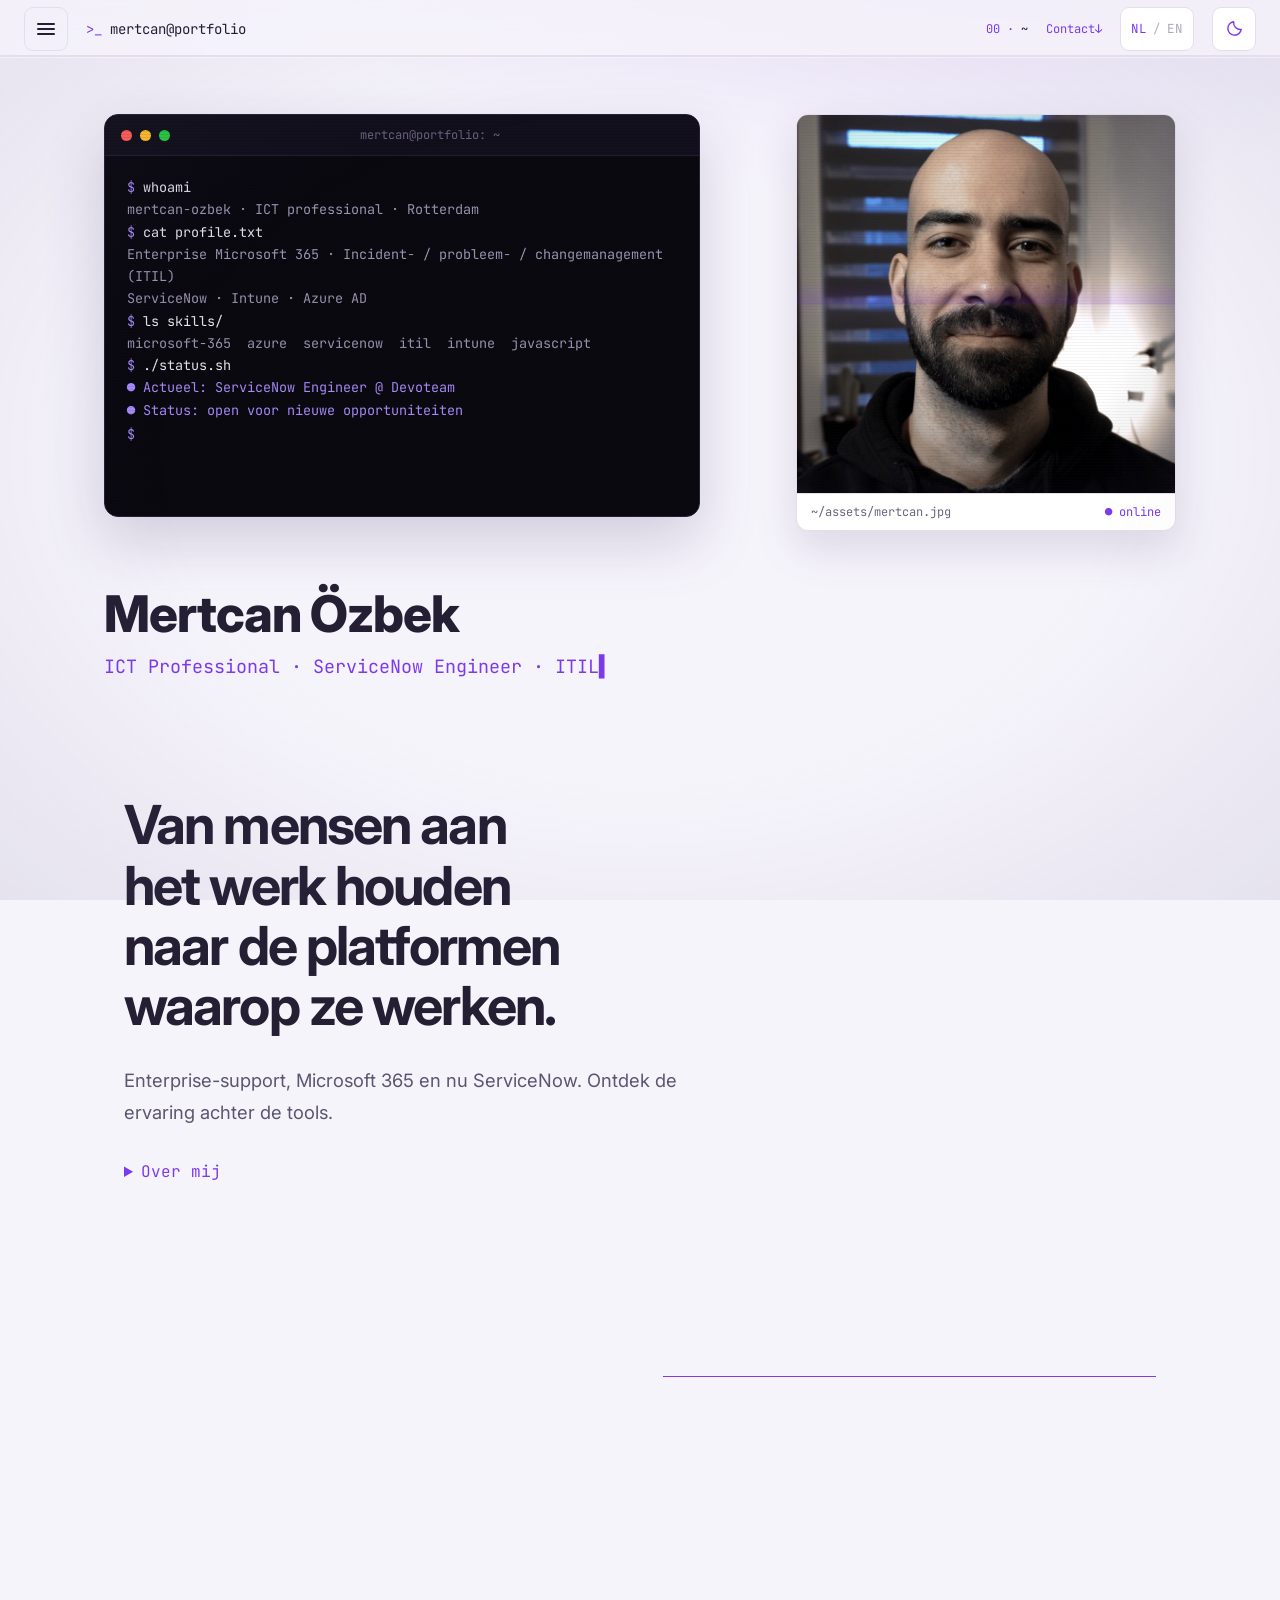
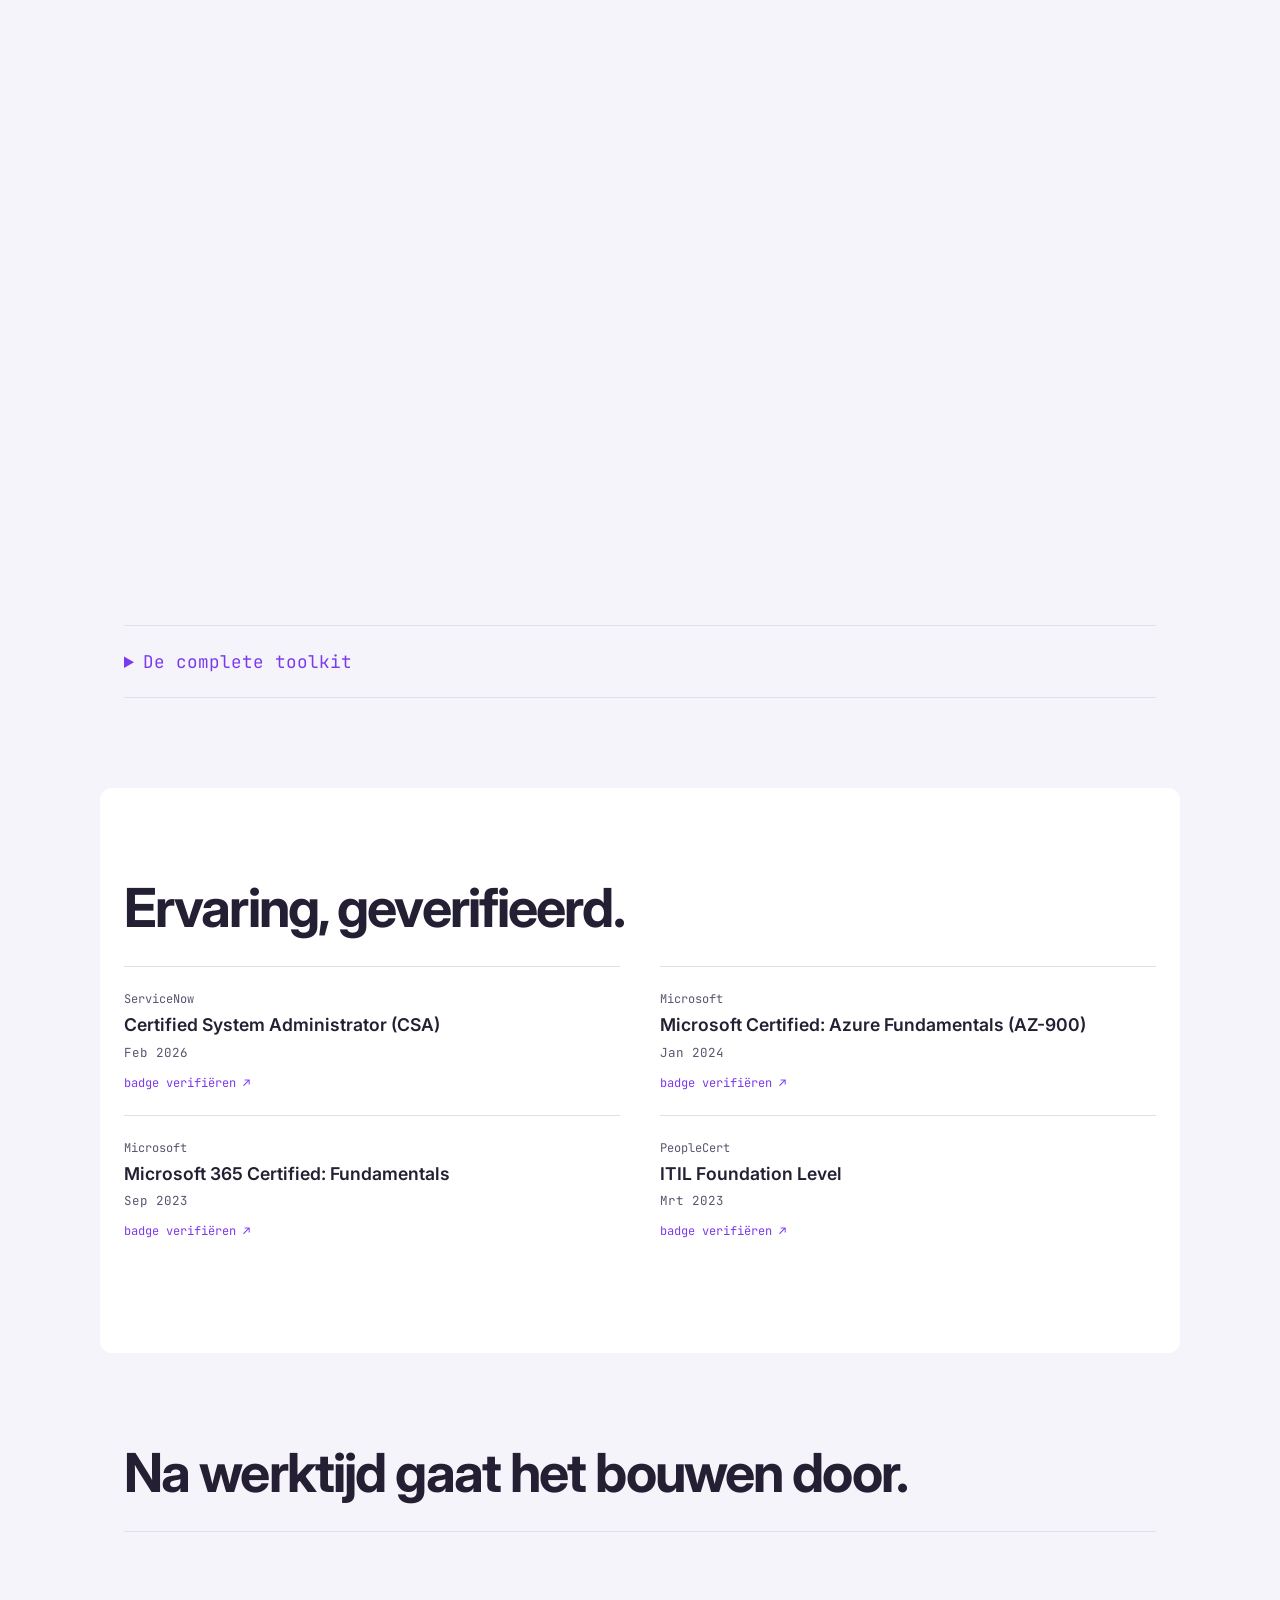
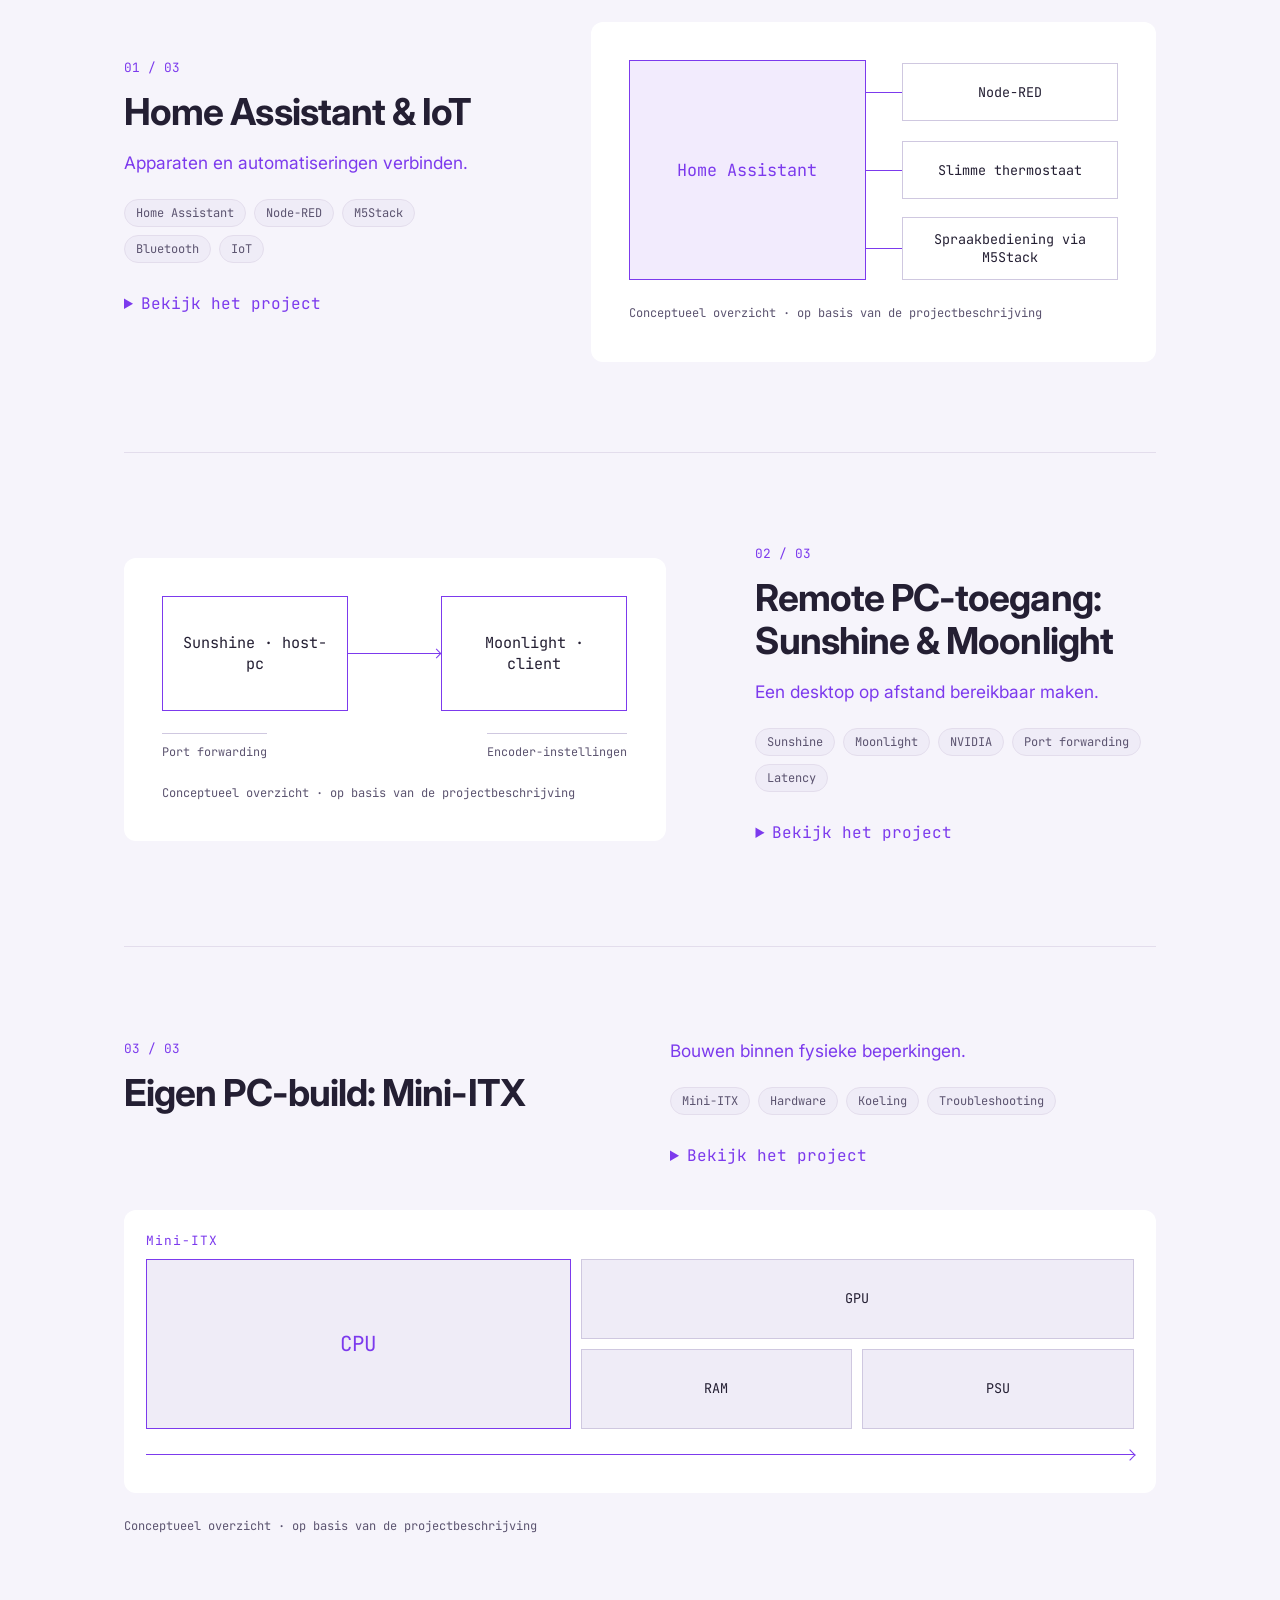
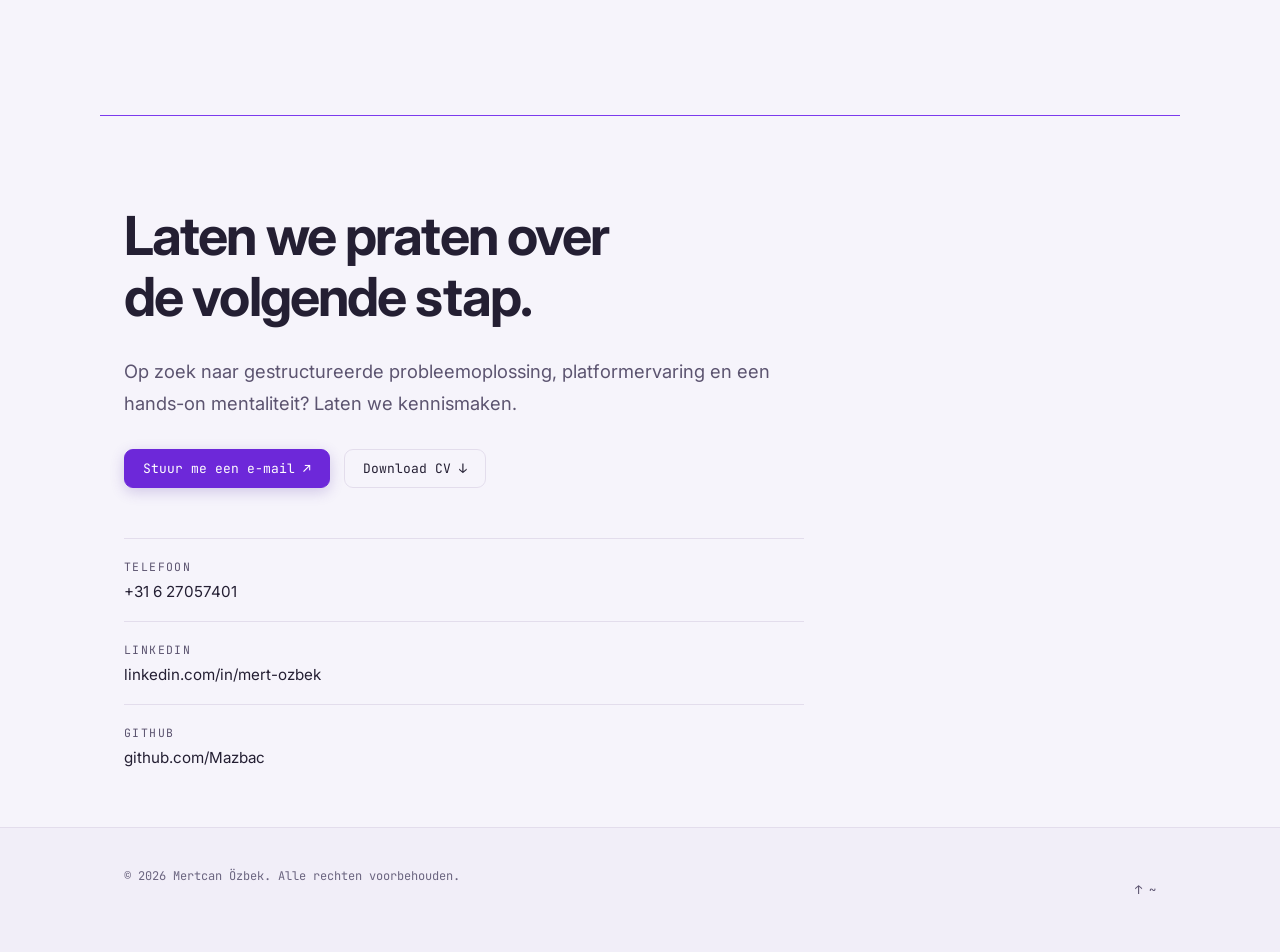
<file: index.html>
<!DOCTYPE html>
<html lang="nl">
<head>
  <meta charset="UTF-8">
  <meta name="viewport" content="width=device-width, initial-scale=1.0">
  <title>Mertcan Özbek | ICT Professional &amp; ServiceNow Engineer</title>
  <meta name="description" content="Portfolio van Mertcan Özbek: ICT professional met ervaring in enterprise Microsoft 365, ServiceNow en ITIL.">
  <meta name="theme-color" content="#0a0910">
  <script>
    (() => {
      let saved;
      try { saved = localStorage.getItem('portfolio-theme'); } catch (_) { /* storage may be unavailable */ }
      const media = window.matchMedia('(prefers-color-scheme: light)');
      const theme = saved === 'light' || saved === 'dark' ? saved : media.matches ? 'light' : 'dark';
      document.documentElement.dataset.theme = theme;
      document.querySelector('meta[name="theme-color"]').content = theme === 'light' ? '#f6f4fb' : '#0a0910';
    })();
  </script>
  <meta property="og:title" content="Mertcan Özbek | ICT Professional &amp; ServiceNow Engineer">
  <meta property="og:description" content="Portfolio van Mertcan Özbek: ICT professional met ervaring in enterprise Microsoft 365, ServiceNow en ITIL.">
  <meta property="og:type" content="website">
  <link rel="icon" href="data:image/svg+xml,%3Csvg xmlns='http://www.w3.org/2000/svg' viewBox='0 0 64 64'%3E%3Crect width='64' height='64' rx='12' fill='%230a0910'/%3E%3Ctext x='10' y='44' font-family='monospace' font-size='30' fill='%23a78bfa'%3E&gt;_%3C/text%3E%3C/svg%3E">
  <link rel="preconnect" href="https://fonts.googleapis.com">
  <link rel="preconnect" href="https://fonts.gstatic.com" crossorigin>
  <link href="https://fonts.googleapis.com/css2?family=Inter:wght@400;500;600;700;800&family=JetBrains+Mono:wght@400;500;700&display=swap" rel="stylesheet">
  <link rel="stylesheet" href="css/styles.css">
  <link rel="stylesheet" href="css/journey.css">
  <link rel="preload" as="fetch" href="content/site.json">
</head>
<body>

  <!-- boot sequence overlay -->
  <div class="boot" id="boot" aria-hidden="true">
    <div class="boot-inner">
      <div class="boot-log" id="bootLog"></div>
      <div class="boot-finale" id="bootFinale">
        <div class="boot-name">MERTCAN ÖZBEK</div>
        <div class="boot-granted">ACCESS GRANTED ✓</div>
      </div>
    </div>
    <div class="boot-skip" id="bootSkip"></div>
  </div>

  <!-- mobile menu overlay -->
  <div class="mobile-menu" id="mobileMenu" aria-hidden="true">
    <div class="mm-panel" role="dialog" aria-modal="true" aria-label="Menu">
      <nav class="mm-links" id="mmLinks"></nav>
    </div>
  </div>

  <canvas class="matrix-canvas" id="matrixCanvas" aria-hidden="true"></canvas>
  <div class="crt-overlay" aria-hidden="true"></div>

  <header class="nav" id="nav">
    <button class="menu-btn" id="menuBtn" type="button" aria-label="Menu" aria-expanded="false" aria-controls="mobileMenu">
      <span class="menu-icon" aria-hidden="true"><span class="mid"></span></span>
    </button>
    <a class="logo" href="#top"><span class="prompt">&gt;_</span><span class="logo-text">mertcan@portfolio</span></a>
    <span class="chapter-indicator" aria-live="off"><span id="chapterNumber">00</span><span class="chapter-separator" aria-hidden="true"> · </span><span id="chapterName">~</span></span>
    <a class="nav-contact" href="#contact"><span data-i18n="nav.contact"></span><span aria-hidden="true"> ↓</span></a>
    <button class="lang-toggle" id="langToggle" type="button" aria-label="Wissel taal / Switch language">
      <span data-lang="nl">NL</span><span class="sep">/</span><span data-lang="en">EN</span>
    </button>
    <button class="theme-toggle" id="themeToggle" type="button" aria-label="Schakel naar lichte modus" aria-pressed="false" title="Schakel naar lichte modus">
      <svg class="theme-icon theme-sun" viewBox="0 0 24 24" fill="none" stroke="currentColor" stroke-width="1.8" stroke-linecap="round" stroke-linejoin="round" aria-hidden="true"><circle cx="12" cy="12" r="4"/><path d="M12 2v2m0 16v2M4.93 4.93l1.42 1.42m11.3 11.3 1.42 1.42M2 12h2m16 0h2M4.93 19.07l1.42-1.42m11.3-11.3 1.42-1.42"/></svg>
      <svg class="theme-icon theme-moon" viewBox="0 0 24 24" fill="none" stroke="currentColor" stroke-width="1.8" stroke-linecap="round" stroke-linejoin="round" aria-hidden="true"><path d="M20.5 13.1A8.5 8.5 0 0 1 10.9 3.5 8.5 8.5 0 1 0 20.5 13.1Z"/></svg>
    </button>
    <span class="nav-progress" id="navProgress" role="progressbar" aria-valuemin="0" aria-valuemax="100" aria-valuenow="0" aria-label="Leesvoortgang"><span class="nav-progress-fill"></span></span>
  </header>

  <main id="top">

    <!-- ================= HERO ================= -->
    <section class="hero" aria-label="Introductie">
      <div class="terminal">
        <div class="terminal-bar">
          <span class="dot red"></span>
          <span class="dot yellow"></span>
          <span class="dot green"></span>
          <span class="terminal-title">mertcan@portfolio: ~</span>
        </div>
        <div class="terminal-body" id="terminalBody">
          <div class="terminal-output" id="terminalOutput" role="log"></div>
          <div class="terminal-input-line">
            <span class="t-prompt">$</span>
            <input id="terminalInput" type="text" autocomplete="off" autocapitalize="off" spellcheck="false" aria-label="Terminal input" disabled>
          </div>
        </div>
      </div>

      <div class="hero-side">
        <figure class="photo-card">
          <div class="photo-screen">
            <img id="headshotImg" src="assets/headshot.jpg" alt="Portret van Mertcan Özbek">
          </div>
          <figcaption>
            <span>~/assets/mertcan.jpg</span>
            <span class="t-accent">● online</span>
          </figcaption>
        </figure>
      </div>
    </section>

    <section class="hero-intro">
      <h1 class="glitch" data-text="Mertcan Özbek">Mertcan Özbek</h1>
      <p class="subtitle"><span id="typedRole"></span><span class="caret" aria-hidden="true">▌</span></p>
    </section>

    <!-- ================= ABOUT ================= -->
    <section class="sec" id="about">
      <h2 class="sec-title">
        <span class="sec-num">01</span><span class="sec-slash">//</span>
        <span data-i18n="sec.about"></span>
      </h2>
      <div class="about-grid" id="aboutBody"></div>
    </section>

    <!-- ================= EXPERIENCE ================= -->
    <section class="sec" id="experience">
      <h2 class="sec-title">
        <span class="sec-num">02</span><span class="sec-slash">//</span>
        <span data-i18n="sec.experience"></span>
      </h2>
      <div class="timeline" id="timeline"></div>
    </section>

    <!-- ================= SKILLS ================= -->
    <section class="sec" id="skills">
      <h2 class="sec-title">
        <span class="sec-num">03</span><span class="sec-slash">//</span>
        <span data-i18n="sec.skills"></span>
      </h2>
      <div class="skills-grid" id="skillsGrid"></div>
    </section>

    <!-- ================= CERTIFICATIONS ================= -->
    <section class="sec" id="certifications">
      <h2 class="sec-title">
        <span class="sec-num">04</span><span class="sec-slash">//</span>
        <span data-i18n="sec.certs"></span>
      </h2>
      <div class="cert-grid" id="certGrid"></div>
    </section>

    <!-- ================= PROJECTS ================= -->
    <section class="sec" id="projects">
      <h2 class="sec-title">
        <span class="sec-num">05</span><span class="sec-slash">//</span>
        <span data-i18n="sec.projects"></span>
      </h2>
      <div class="project-grid" id="projectGrid"></div>
    </section>

    <!-- ================= CONTACT ================= -->
    <section class="sec" id="contact">
      <h2 class="sec-title">
        <span class="sec-num">06</span><span class="sec-slash">//</span>
        <span data-i18n="sec.contact"></span>
      </h2>
      <div class="contact-grid" id="contactGrid"></div>
    </section>

  </main>

  <!-- ================= FOOTER ================= -->
  <footer class="site">
    <div class="footer-inner">
      <div class="footer-bottom reveal" data-reveal="footer">
        <span data-i18n="footer.rights"></span>
        <a class="to-top" href="#top">↑ ~</a>
      </div>
    </div>
  </footer>

  <noscript>
    <div class="noscript-message">
      Deze site vereist JavaScript om te tonen. Please enable JavaScript to view this site.
    </div>
  </noscript>

  <script src="js/content.generated.js"></script>
  <script src="js/app.js"></script>
</body>
</html>
</file>
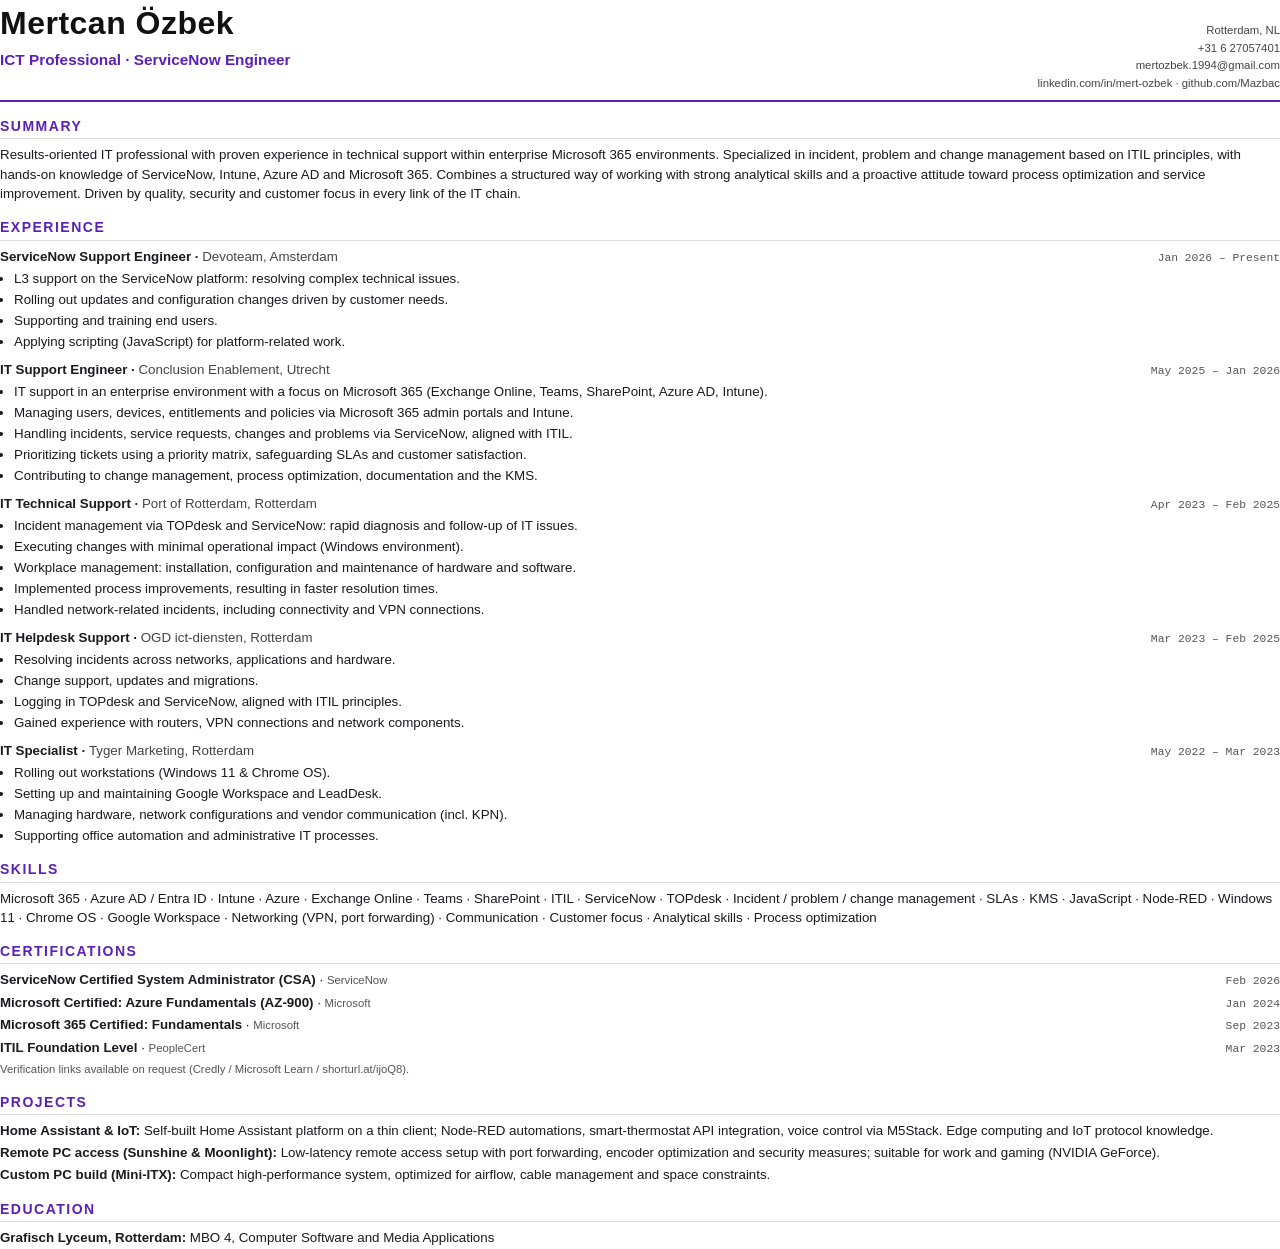
<file: cv/cv-en.html>
<!DOCTYPE html>
<html lang="en">
<head>
  <meta charset="UTF-8">
  <title>Mertcan Özbek | CV (English)</title>
  <style>
    @page { size: A4; margin: 13mm 14mm; }
    * { box-sizing: border-box; }
    body {
      font-family: 'Segoe UI', Arial, Helvetica, sans-serif;
      color: #1a1a1f;
      margin: 0;
      font-size: 10pt;
      line-height: 1.45;
    }
    .head {
      display: flex;
      justify-content: space-between;
      align-items: baseline;
      border-bottom: 2.5px solid #5b21b6;
      padding-bottom: 8px;
    }
    h1 { font-size: 24pt; margin: 0; letter-spacing: 0.5px; color: #111; }
    .role { font-size: 11.5pt; color: #5b21b6; font-weight: 600; margin-top: 3px; }
    .contact { font-size: 8.5pt; color: #444; text-align: right; line-height: 1.55; }
    h2 {
      font-size: 10.5pt;
      text-transform: uppercase;
      letter-spacing: 1.5px;
      color: #5b21b6;
      margin: 14px 0 6px;
      border-bottom: 1px solid #ddd;
      padding-bottom: 2px;
    }
    p { margin: 4px 0; }
    .job { margin-bottom: 9px; }
    .job-head { display: flex; justify-content: space-between; align-items: baseline; gap: 12px; }
    .job-title { font-weight: 700; font-size: 10pt; }
    .job-co { color: #444; font-weight: 400; }
    .job-date { font-size: 8.5pt; color: #555; font-family: Consolas, monospace; white-space: nowrap; }
    ul { margin: 3px 0 0; padding-left: 14px; }
    li { margin: 1.5px 0; }
    .line { margin: 3px 0; }
    .cert-row { display: flex; justify-content: space-between; align-items: baseline; margin: 3px 0; }
    .small { font-size: 8.5pt; color: #555; }
    a { color: #5b21b6; text-decoration: none; }
  </style>
</head>
<body>

  <div class="head">
    <div>
      <h1>Mertcan Özbek</h1>
      <div class="role">ICT Professional · ServiceNow Engineer</div>
    </div>
    <div class="contact">
      Rotterdam, NL<br>
      +31 6 27057401<br>
      mertozbek.1994@gmail.com<br>
      linkedin.com/in/mert-ozbek · github.com/Mazbac
    </div>
  </div>

  <h2>Summary</h2>
  <p>
    Results-oriented IT professional with proven experience in technical support within enterprise
    Microsoft 365 environments. Specialized in incident, problem and change management based on ITIL
    principles, with hands-on knowledge of ServiceNow, Intune, Azure AD and Microsoft 365. Combines a
    structured way of working with strong analytical skills and a proactive attitude toward process
    optimization and service improvement. Driven by quality, security and customer focus in every link
    of the IT chain.
  </p>

  <h2>Experience</h2>

  <div class="job">
    <div class="job-head">
      <span class="job-title">ServiceNow Support Engineer · <span class="job-co">Devoteam, Amsterdam</span></span>
      <span class="job-date">Jan 2026 – Present</span>
    </div>
    <ul>
      <li>L3 support on the ServiceNow platform: resolving complex technical issues.</li>
      <li>Rolling out updates and configuration changes driven by customer needs.</li>
      <li>Supporting and training end users.</li>
      <li>Applying scripting (JavaScript) for platform-related work.</li>
    </ul>
  </div>

  <div class="job">
    <div class="job-head">
      <span class="job-title">IT Support Engineer · <span class="job-co">Conclusion Enablement, Utrecht</span></span>
      <span class="job-date">May 2025 – Jan 2026</span>
    </div>
    <ul>
      <li>IT support in an enterprise environment with a focus on Microsoft 365 (Exchange Online, Teams, SharePoint, Azure AD, Intune).</li>
      <li>Managing users, devices, entitlements and policies via Microsoft 365 admin portals and Intune.</li>
      <li>Handling incidents, service requests, changes and problems via ServiceNow, aligned with ITIL.</li>
      <li>Prioritizing tickets using a priority matrix, safeguarding SLAs and customer satisfaction.</li>
      <li>Contributing to change management, process optimization, documentation and the KMS.</li>
    </ul>
  </div>

  <div class="job">
    <div class="job-head">
      <span class="job-title">IT Technical Support · <span class="job-co">Port of Rotterdam, Rotterdam</span></span>
      <span class="job-date">Apr 2023 – Feb 2025</span>
    </div>
    <ul>
      <li>Incident management via TOPdesk and ServiceNow: rapid diagnosis and follow-up of IT issues.</li>
      <li>Executing changes with minimal operational impact (Windows environment).</li>
      <li>Workplace management: installation, configuration and maintenance of hardware and software.</li>
      <li>Implemented process improvements, resulting in faster resolution times.</li>
      <li>Handled network-related incidents, including connectivity and VPN connections.</li>
    </ul>
  </div>

  <div class="job">
    <div class="job-head">
      <span class="job-title">IT Helpdesk Support · <span class="job-co">OGD ict-diensten, Rotterdam</span></span>
      <span class="job-date">Mar 2023 – Feb 2025</span>
    </div>
    <ul>
      <li>Resolving incidents across networks, applications and hardware.</li>
      <li>Change support, updates and migrations.</li>
      <li>Logging in TOPdesk and ServiceNow, aligned with ITIL principles.</li>
      <li>Gained experience with routers, VPN connections and network components.</li>
    </ul>
  </div>

  <div class="job">
    <div class="job-head">
      <span class="job-title">IT Specialist · <span class="job-co">Tyger Marketing, Rotterdam</span></span>
      <span class="job-date">May 2022 – Mar 2023</span>
    </div>
    <ul>
      <li>Rolling out workstations (Windows 11 &amp; Chrome OS).</li>
      <li>Setting up and maintaining Google Workspace and LeadDesk.</li>
      <li>Managing hardware, network configurations and vendor communication (incl. KPN).</li>
      <li>Supporting office automation and administrative IT processes.</li>
    </ul>
  </div>

  <h2>Skills</h2>
  <p>
    Microsoft 365 · Azure AD / Entra ID · Intune · Azure · Exchange Online · Teams · SharePoint ·
    ITIL · ServiceNow · TOPdesk · Incident / problem / change management · SLAs · KMS ·
    JavaScript · Node-RED · Windows 11 · Chrome OS · Google Workspace · Networking (VPN, port forwarding) ·
    Communication · Customer focus · Analytical skills · Process optimization
  </p>

  <h2>Certifications</h2>
  <div class="cert-row"><span><b>ServiceNow Certified System Administrator (CSA)</b> · <span class="small">ServiceNow</span></span><span class="job-date">Feb 2026</span></div>
  <div class="cert-row"><span><b>Microsoft Certified: Azure Fundamentals (AZ-900)</b> · <span class="small">Microsoft</span></span><span class="job-date">Jan 2024</span></div>
  <div class="cert-row"><span><b>Microsoft 365 Certified: Fundamentals</b> · <span class="small">Microsoft</span></span><span class="job-date">Sep 2023</span></div>
  <div class="cert-row"><span><b>ITIL Foundation Level</b> · <span class="small">PeopleCert</span></span><span class="job-date">Mar 2023</span></div>
  <p class="small">Verification links available on request (Credly / Microsoft Learn / shorturl.at/ijoQ8).</p>

  <h2>Projects</h2>
  <div class="line"><b>Home Assistant &amp; IoT:</b> Self-built Home Assistant platform on a thin client; Node-RED automations, smart-thermostat API integration, voice control via M5Stack. Edge computing and IoT protocol knowledge.</div>
  <div class="line"><b>Remote PC access (Sunshine &amp; Moonlight):</b> Low-latency remote access setup with port forwarding, encoder optimization and security measures; suitable for work and gaming (NVIDIA GeForce).</div>
  <div class="line"><b>Custom PC build (Mini-ITX):</b> Compact high-performance system, optimized for airflow, cable management and space constraints.</div>

  <h2>Education</h2>
  <div class="line"><b>Grafisch Lyceum, Rotterdam:</b> MBO 4, Computer Software and Media Applications</div>

</body>
</html>
</file>
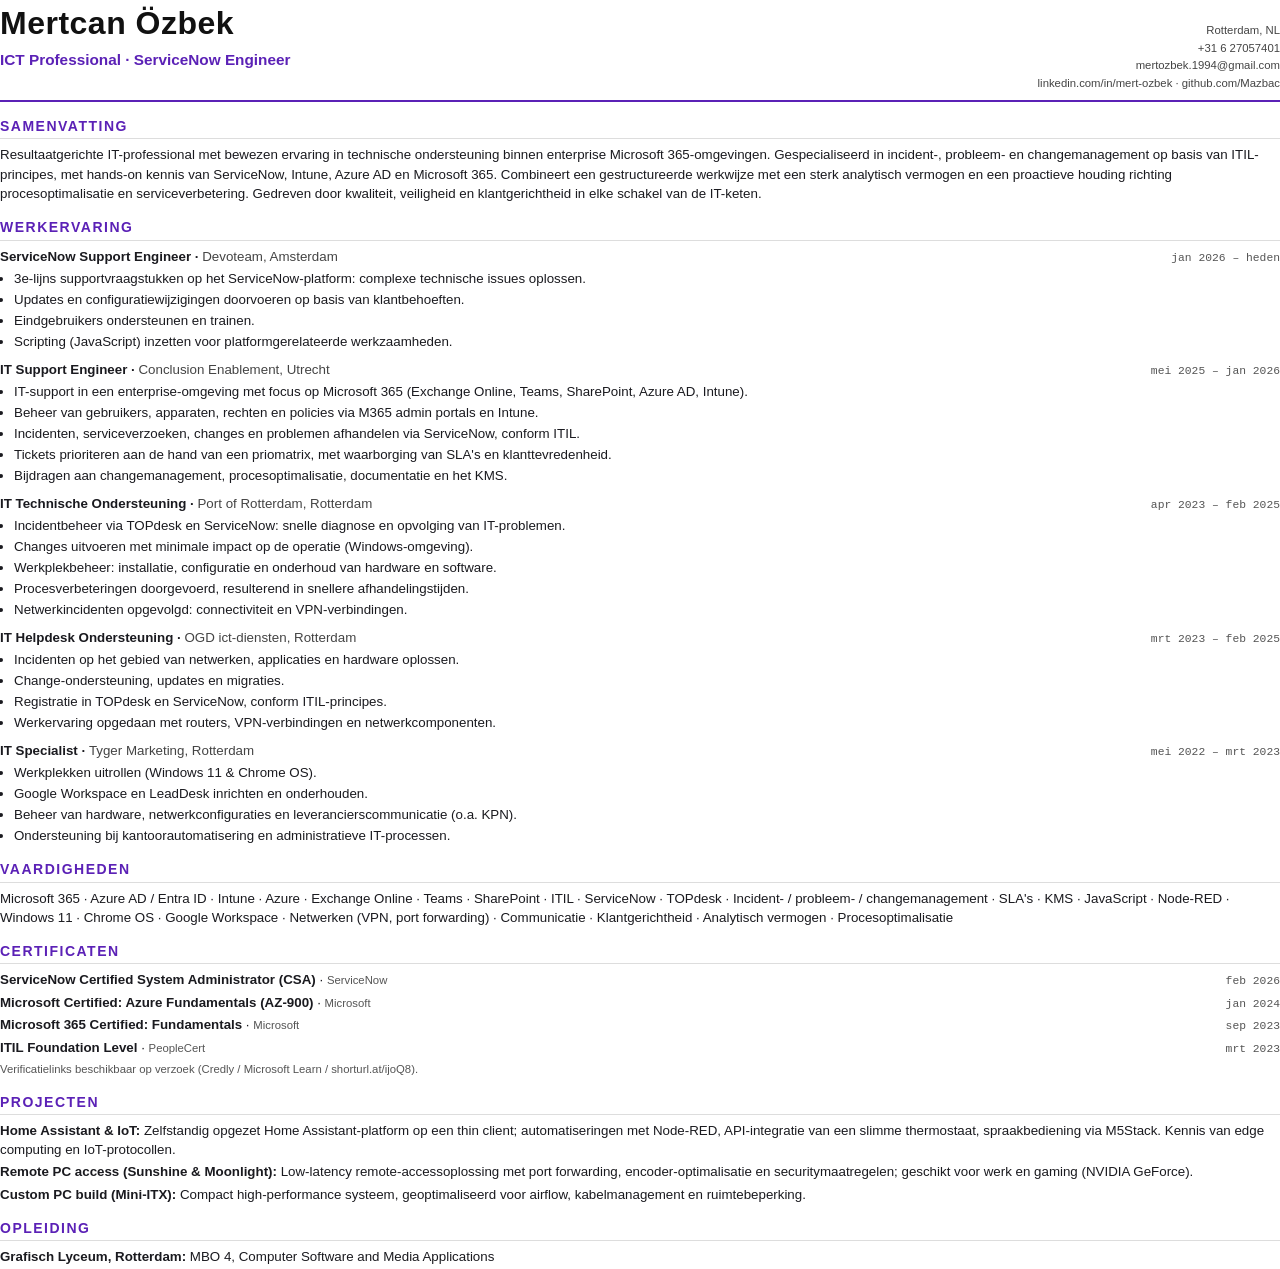
<file: cv/cv-nl.html>
<!DOCTYPE html>
<html lang="nl">
<head>
  <meta charset="UTF-8">
  <title>Mertcan Özbek | CV (Nederlands)</title>
  <style>
    @page { size: A4; margin: 13mm 14mm; }
    * { box-sizing: border-box; }
    body {
      font-family: 'Segoe UI', Arial, Helvetica, sans-serif;
      color: #1a1a1f;
      margin: 0;
      font-size: 10pt;
      line-height: 1.45;
    }
    .head {
      display: flex;
      justify-content: space-between;
      align-items: baseline;
      border-bottom: 2.5px solid #5b21b6;
      padding-bottom: 8px;
    }
    h1 { font-size: 24pt; margin: 0; letter-spacing: 0.5px; color: #111; }
    .role { font-size: 11.5pt; color: #5b21b6; font-weight: 600; margin-top: 3px; }
    .contact { font-size: 8.5pt; color: #444; text-align: right; line-height: 1.55; }
    h2 {
      font-size: 10.5pt;
      text-transform: uppercase;
      letter-spacing: 1.5px;
      color: #5b21b6;
      margin: 14px 0 6px;
      border-bottom: 1px solid #ddd;
      padding-bottom: 2px;
    }
    p { margin: 4px 0; }
    .job { margin-bottom: 9px; }
    .job-head { display: flex; justify-content: space-between; align-items: baseline; gap: 12px; }
    .job-title { font-weight: 700; font-size: 10pt; }
    .job-co { color: #444; font-weight: 400; }
    .job-date { font-size: 8.5pt; color: #555; font-family: Consolas, monospace; white-space: nowrap; }
    ul { margin: 3px 0 0; padding-left: 14px; }
    li { margin: 1.5px 0; }
    .line { margin: 3px 0; }
    .cert-row { display: flex; justify-content: space-between; align-items: baseline; margin: 3px 0; }
    .small { font-size: 8.5pt; color: #555; }
    a { color: #5b21b6; text-decoration: none; }
  </style>
</head>
<body>

  <div class="head">
    <div>
      <h1>Mertcan Özbek</h1>
      <div class="role">ICT Professional · ServiceNow Engineer</div>
    </div>
    <div class="contact">
      Rotterdam, NL<br>
      +31 6 27057401<br>
      mertozbek.1994@gmail.com<br>
      linkedin.com/in/mert-ozbek · github.com/Mazbac
    </div>
  </div>

  <h2>Samenvatting</h2>
  <p>
    Resultaatgerichte IT-professional met bewezen ervaring in technische ondersteuning binnen enterprise
    Microsoft 365-omgevingen. Gespecialiseerd in incident-, probleem- en changemanagement op basis van
    ITIL-principes, met hands-on kennis van ServiceNow, Intune, Azure AD en Microsoft 365. Combineert een
    gestructureerde werkwijze met een sterk analytisch vermogen en een proactieve houding richting
    procesoptimalisatie en serviceverbetering. Gedreven door kwaliteit, veiligheid en klantgerichtheid in
    elke schakel van de IT-keten.
  </p>

  <h2>Werkervaring</h2>

  <div class="job">
    <div class="job-head">
      <span class="job-title">ServiceNow Support Engineer · <span class="job-co">Devoteam, Amsterdam</span></span>
      <span class="job-date">jan 2026 – heden</span>
    </div>
    <ul>
      <li>3e-lijns supportvraagstukken op het ServiceNow-platform: complexe technische issues oplossen.</li>
      <li>Updates en configuratiewijzigingen doorvoeren op basis van klantbehoeften.</li>
      <li>Eindgebruikers ondersteunen en trainen.</li>
      <li>Scripting (JavaScript) inzetten voor platformgerelateerde werkzaamheden.</li>
    </ul>
  </div>

  <div class="job">
    <div class="job-head">
      <span class="job-title">IT Support Engineer · <span class="job-co">Conclusion Enablement, Utrecht</span></span>
      <span class="job-date">mei 2025 – jan 2026</span>
    </div>
    <ul>
      <li>IT-support in een enterprise-omgeving met focus op Microsoft 365 (Exchange Online, Teams, SharePoint, Azure AD, Intune).</li>
      <li>Beheer van gebruikers, apparaten, rechten en policies via M365 admin portals en Intune.</li>
      <li>Incidenten, serviceverzoeken, changes en problemen afhandelen via ServiceNow, conform ITIL.</li>
      <li>Tickets prioriteren aan de hand van een priomatrix, met waarborging van SLA's en klanttevredenheid.</li>
      <li>Bijdragen aan changemanagement, procesoptimalisatie, documentatie en het KMS.</li>
    </ul>
  </div>

  <div class="job">
    <div class="job-head">
      <span class="job-title">IT Technische Ondersteuning · <span class="job-co">Port of Rotterdam, Rotterdam</span></span>
      <span class="job-date">apr 2023 – feb 2025</span>
    </div>
    <ul>
      <li>Incidentbeheer via TOPdesk en ServiceNow: snelle diagnose en opvolging van IT-problemen.</li>
      <li>Changes uitvoeren met minimale impact op de operatie (Windows-omgeving).</li>
      <li>Werkplekbeheer: installatie, configuratie en onderhoud van hardware en software.</li>
      <li>Procesverbeteringen doorgevoerd, resulterend in snellere afhandelingstijden.</li>
      <li>Netwerkincidenten opgevolgd: connectiviteit en VPN-verbindingen.</li>
    </ul>
  </div>

  <div class="job">
    <div class="job-head">
      <span class="job-title">IT Helpdesk Ondersteuning · <span class="job-co">OGD ict-diensten, Rotterdam</span></span>
      <span class="job-date">mrt 2023 – feb 2025</span>
    </div>
    <ul>
      <li>Incidenten op het gebied van netwerken, applicaties en hardware oplossen.</li>
      <li>Change-ondersteuning, updates en migraties.</li>
      <li>Registratie in TOPdesk en ServiceNow, conform ITIL-principes.</li>
      <li>Werkervaring opgedaan met routers, VPN-verbindingen en netwerkcomponenten.</li>
    </ul>
  </div>

  <div class="job">
    <div class="job-head">
      <span class="job-title">IT Specialist · <span class="job-co">Tyger Marketing, Rotterdam</span></span>
      <span class="job-date">mei 2022 – mrt 2023</span>
    </div>
    <ul>
      <li>Werkplekken uitrollen (Windows 11 &amp; Chrome OS).</li>
      <li>Google Workspace en LeadDesk inrichten en onderhouden.</li>
      <li>Beheer van hardware, netwerkconfiguraties en leverancierscommunicatie (o.a. KPN).</li>
      <li>Ondersteuning bij kantoorautomatisering en administratieve IT-processen.</li>
    </ul>
  </div>

  <h2>Vaardigheden</h2>
  <p>
    Microsoft 365 · Azure AD / Entra ID · Intune · Azure · Exchange Online · Teams · SharePoint ·
    ITIL · ServiceNow · TOPdesk · Incident- / probleem- / changemanagement · SLA's · KMS ·
    JavaScript · Node-RED · Windows 11 · Chrome OS · Google Workspace · Netwerken (VPN, port forwarding) ·
    Communicatie · Klantgerichtheid · Analytisch vermogen · Procesoptimalisatie
  </p>

  <h2>Certificaten</h2>
  <div class="cert-row"><span><b>ServiceNow Certified System Administrator (CSA)</b> · <span class="small">ServiceNow</span></span><span class="job-date">feb 2026</span></div>
  <div class="cert-row"><span><b>Microsoft Certified: Azure Fundamentals (AZ-900)</b> · <span class="small">Microsoft</span></span><span class="job-date">jan 2024</span></div>
  <div class="cert-row"><span><b>Microsoft 365 Certified: Fundamentals</b> · <span class="small">Microsoft</span></span><span class="job-date">sep 2023</span></div>
  <div class="cert-row"><span><b>ITIL Foundation Level</b> · <span class="small">PeopleCert</span></span><span class="job-date">mrt 2023</span></div>
  <p class="small">Verificatielinks beschikbaar op verzoek (Credly / Microsoft Learn / shorturl.at/ijoQ8).</p>

  <h2>Projecten</h2>
  <div class="line"><b>Home Assistant &amp; IoT:</b> Zelfstandig opgezet Home Assistant-platform op een thin client; automatiseringen met Node-RED, API-integratie van een slimme thermostaat, spraakbediening via M5Stack. Kennis van edge computing en IoT-protocollen.</div>
  <div class="line"><b>Remote PC access (Sunshine &amp; Moonlight):</b> Low-latency remote-accessoplossing met port forwarding, encoder-optimalisatie en securitymaatregelen; geschikt voor werk en gaming (NVIDIA GeForce).</div>
  <div class="line"><b>Custom PC build (Mini-ITX):</b> Compact high-performance systeem, geoptimaliseerd voor airflow, kabelmanagement en ruimtebeperking.</div>

  <h2>Opleiding</h2>
  <div class="line"><b>Grafisch Lyceum, Rotterdam:</b> MBO 4, Computer Software and Media Applications</div>

</body>
</html>
</file>
<file: css/styles.css>
/* ============================================================
   Portfolio: Mertcan Özbek
   Dark terminal aesthetic · violet accent · zero dependencies
   ============================================================ */

:root {
  --bg: #0a0910;
  --bg-soft: #0e0c17;
  --surface: #13101d;
  --surface-2: #181425;
  --border: #262038;
  --border-strong: #3a3054;
  --text: #e9e5f2;
  --muted: #9d94b3;
  --faint: #6b6380;
  --accent: #a78bfa;
  --accent-strong: #8b5cf6;
  --accent-soft: rgba(139, 92, 246, 0.14);
  --glow: 0 0 24px rgba(139, 92, 246, 0.35);
  --card-shadow: 0 18px 48px rgba(0, 0, 0, 0.45);
  --card-shadow-hover: var(--glow), 0 18px 48px rgba(0, 0, 0, 0.45);
  --menu-shadow: 0 18px 48px rgba(0, 0, 0, 0.35);
  --nav-bg: rgba(10, 9, 16, 0.72);
  --nav-bg-scrolled: rgba(10, 9, 16, 0.88);
  --menu-bg: rgba(12, 10, 20, 0.97);
  --footer-bg: rgba(14, 12, 23, 0.6);
  --ambient: rgba(139, 92, 246, 0.16);
  --selection-bg: rgba(139, 92, 246, 0.45);
  --selection-text: #fff;
  --scanline: rgba(0, 0, 0, 0.09);
  --photo-scanline: rgba(0, 0, 0, 0.16);
  --photo-beam: rgba(195, 171, 255, 0.6);
  --vignette: rgba(0, 0, 0, 0.5);
  --matrix-trail: rgba(10, 9, 16, 0.12);
  --matrix-ink: rgba(167, 139, 250, 0.5);
  --on-accent: #fff;
  --finale-action: #7545db;
  --mono: 'JetBrains Mono', ui-monospace, SFMono-Regular, Consolas, monospace;
  --sans: 'Inter', system-ui, -apple-system, 'Segoe UI', sans-serif;
  --nav-h: 58px;
}

html[data-theme='dark'] { color-scheme: dark; }
html[data-theme='light'] {
  color-scheme: light;
  --bg: #f6f4fb;
  --bg-soft: #efecf7;
  --surface: #fff;
  --surface-2: #f2eff9;
  --border: #e3ddec;
  --border-strong: #cfc8e0;
  --text: #241f33;
  --muted: #5c5470;
  --faint: #6b6580;
  --accent: #7c3aed;
  --accent-strong: #6d28d9;
  --accent-soft: rgba(124, 58, 237, 0.1);
  --glow: 0 4px 16px rgba(90, 60, 170, 0.16);
  --card-shadow: 0 18px 44px rgba(60, 45, 100, 0.14);
  --card-shadow-hover: var(--glow), 0 20px 48px rgba(60, 45, 100, 0.2);
  --menu-shadow: 0 18px 48px rgba(60, 45, 100, 0.16);
  --nav-bg: rgba(246, 244, 251, 0.78);
  --nav-bg-scrolled: rgba(246, 244, 251, 0.92);
  --menu-bg: rgba(250, 249, 253, 0.98);
  --footer-bg: rgba(239, 236, 247, 0.7);
  --ambient: rgba(124, 58, 237, 0.1);
  --selection-bg: rgba(124, 58, 237, 0.22);
  --selection-text: #241f33;
  --scanline: rgba(36, 31, 51, 0.018);
  --photo-scanline: rgba(36, 31, 51, 0.05);
  --photo-beam: rgba(124, 58, 237, 0.27);
  --vignette: rgba(90, 75, 130, 0.1);
  --matrix-trail: rgba(246, 244, 251, 0.14);
  --matrix-ink: rgba(109, 40, 217, 0.42);
  --finale-action: #6d28d9;
}

/* Only the consoles retain the original dark palette in light mode. */
html[data-theme='light'] .boot,
html[data-theme='light'] .terminal {
  color-scheme: dark;
  --bg: #0a0910;
  --bg-soft: #0e0c17;
  --surface: #13101d;
  --surface-2: #181425;
  --border: #262038;
  --border-strong: #3a3054;
  --text: #e9e5f2;
  --muted: #9d94b3;
  --faint: #6b6380;
  --accent: #a78bfa;
  --accent-strong: #8b5cf6;
  --accent-soft: rgba(139, 92, 246, 0.14);
  --scanline: rgba(0, 0, 0, 0.09);
}

html[data-theme='light'] .btn-primary { box-shadow: 0 4px 14px rgba(90, 60, 170, 0.24); }
@media (hover: hover) {
  html[data-theme='light'] .btn-primary:hover { box-shadow: 0 6px 20px rgba(90, 60, 170, 0.32); }
}
html[data-theme='light'] .terminal { box-shadow: 0 24px 60px rgba(60, 45, 100, 0.2); }
html[data-theme='light'] .terminal-bar { background: rgba(24, 20, 37, 0.6); }
html[data-theme='light'] .matrix-canvas { opacity: 0.16; }

* { box-sizing: border-box; }

html {
  scroll-behavior: smooth;
  scroll-padding-top: calc(var(--nav-h) + 18px);
  scrollbar-color: var(--border-strong) var(--bg);
}

body {
  margin: 0;
  font-family: var(--sans);
  color: var(--text);
  background:
    radial-gradient(1100px 520px at 72% -12%, var(--ambient), transparent 60%),
    var(--bg);
  background-attachment: fixed;
  -webkit-font-smoothing: antialiased;
}

::selection { background: var(--selection-bg); color: var(--selection-text); }

::-webkit-scrollbar { width: 10px; }
::-webkit-scrollbar-track { background: transparent; }
::-webkit-scrollbar-thumb { background: var(--border-strong); border-radius: 9px; }
::-webkit-scrollbar-thumb:hover { background: var(--accent-strong); }

a { color: var(--accent); }

/* ---------- ambient layers ---------- */

.matrix-canvas {
  position: fixed;
  inset: 0;
  z-index: 0;
  opacity: 0.10;
  pointer-events: none;
}

.crt-overlay {
  position: fixed;
  inset: 0;
  z-index: 80;
  pointer-events: none;
  background: radial-gradient(ellipse at center, transparent 52%, var(--vignette) 100%);
}

main, footer.site { position: relative; z-index: 1; }

/* ---------- navigation ---------- */

.nav {
  position: fixed;
  top: 0; left: 0; right: 0;
  z-index: 100;
  height: var(--nav-h);
  display: flex;
  align-items: center;
  gap: 18px;
  padding: 0 24px;
  background: var(--nav-bg);
  backdrop-filter: blur(12px);
  -webkit-backdrop-filter: blur(12px);
  border-bottom: 1px solid transparent;
  transition: border-color 0.3s, background 0.3s;
}

.nav.scrolled {
  border-bottom-color: var(--border);
  background: var(--nav-bg-scrolled);
}

.logo {
  display: inline-flex;
  align-items: center;
  min-height: 44px;
  font-family: var(--mono);
  font-size: 14px;
  color: var(--text);
  text-decoration: none;
  white-space: nowrap;
}

.logo .prompt { color: var(--accent); margin-right: 8px; }

.chapter-indicator, .nav-contact {
  font-family: var(--mono);
  font-size: 12px;
  white-space: nowrap;
}
.chapter-indicator {
  margin-left: auto;
  color: var(--text);
  font-variant-numeric: tabular-nums;
}
#chapterNumber, .chapter-separator { color: var(--accent); }
.nav-contact {
  display: inline-flex;
  align-items: center;
  min-height: 44px;
  color: var(--accent);
  text-decoration: none;
  text-underline-offset: 4px;
}
.nav-contact:hover { text-decoration: underline; }
.nav-progress {
  position: absolute;
  bottom: 0;
  left: 0;
  width: 100%;
  height: 2px;
  background: var(--border);
  pointer-events: none;
}
.nav-progress-fill {
  display: block;
  width: 100%;
  height: 100%;
  background: var(--accent);
  transform: scaleX(var(--progress, 0));
  transform-origin: left;
}

.lang-toggle {
  height: 44px;
  font-family: var(--mono);
  font-size: 12.5px;
  background: var(--surface);
  border: 1px solid var(--border);
  color: var(--muted);
  border-radius: 9px;
  padding: 6px 10px;
  cursor: pointer;
  display: flex;
  align-items: center;
  gap: 6px;
  transition: border-color 0.2s;
}

@media (hover: hover) {
  .lang-toggle:hover { border-color: var(--accent); }
}

.lang-toggle .sep { color: var(--faint); }

.lang-toggle span { transition: opacity 0.2s, color 0.2s; opacity: 0.5; }
.lang-toggle span.active { opacity: 1; color: var(--accent); }

.theme-toggle {
  flex: 0 0 44px;
  width: 44px;
  height: 44px;
  display: inline-flex;
  align-items: center;
  justify-content: center;
  padding: 0;
  border: 1px solid var(--border);
  border-radius: 9px;
  background: var(--surface);
  color: var(--accent);
  cursor: pointer;
  transition: background 0.2s, color 0.2s, border-color 0.2s;
}
.theme-toggle:hover { border-color: var(--accent); }
.theme-toggle:active { transform: scale(0.97); }
.theme-icon { width: 19px; height: 19px; }
html[data-theme='light'] .theme-sun,
html[data-theme='dark'] .theme-moon { display: none; }

.mm-theme {
  appearance: none;
  background: none;
  border: 0;
  border-bottom: 1px solid var(--border);
  cursor: pointer;
  text-align: left;
  width: 100%;
}
.mm-theme .mm-mode { color: var(--accent); }

/* ---------- buttons ---------- */

.btn {
  font-family: var(--mono);
  font-size: 13px;
  padding: 10px 18px;
  border-radius: 9px;
  border: 1px solid var(--border);
  color: var(--text);
  background: transparent;
  text-decoration: none;
  display: inline-flex;
  align-items: center;
  gap: 8px;
  cursor: pointer;
  transition: color 0.2s, border-color 0.2s, transform 0.2s, box-shadow 0.2s, filter 0.2s;
}

@media (hover: hover) {
  .btn:hover {
    border-color: var(--accent);
    color: var(--accent);
    transform: translateY(-1px);
  }
}

.btn-primary {
  background: var(--accent-strong);
  border-color: var(--accent-strong);
  color: var(--on-accent);
  box-shadow: 0 4px 18px rgba(139, 92, 246, 0.35);
}

@media (hover: hover) {
  .btn-primary:hover {
    color: var(--on-accent);
    filter: brightness(1.12);
    box-shadow: 0 6px 26px rgba(139, 92, 246, 0.55);
  }
}

/* press feedback for touch devices (hover is unavailable) */

.chip, .lang-toggle, .menu-btn, .to-top {
  transition: transform 0.15s ease, color 0.2s, border-color 0.2s;
}

.btn:active,
.lang-toggle:active,
.menu-btn:active,
.chip:active,
.cert-card:active,
.project-card:active,
.contact-card:active {
  transform: scale(0.97);
  border-color: var(--accent);
}

.btn:active {
  box-shadow: 0 0 0 1px var(--accent), 0 0 18px rgba(167, 139, 250, 0.25);
}

.to-top:active { color: var(--accent); }

/* ---------- hero ---------- */

.hero {
  max-width: 1120px;
  margin: 0 auto;
  padding: calc(var(--nav-h) + 56px) 24px 8px;
  display: grid;
  grid-template-columns: minmax(0, 1.15fr) minmax(0, 0.85fr);
  gap: 36px;
  align-items: start;
}

/* terminal window */

.terminal {
  position: relative;
  background: var(--bg);
  color: var(--text);
  border: 1px solid var(--border);
  border-radius: 14px;
  overflow: hidden;
  box-shadow:
    0 24px 60px rgba(0, 0, 0, 0.5),
    0 0 48px rgba(139, 92, 246, 0.10);
}

/* The terminal and portrait are the screens; the rest of the page stays clear. */
.terminal::after {
  content: '';
  position: absolute;
  inset: 0;
  pointer-events: none;
  background: repeating-linear-gradient(0deg,
    var(--scanline) 0px, var(--scanline) 1px,
    transparent 1px, transparent 3px);
}

.terminal.settling {
  animation: terminal-settle 0.36s cubic-bezier(0.16, 1, 0.3, 1) both;
}

@keyframes terminal-settle {
  from { transform: translateY(-8px); filter: blur(2px); opacity: 0.8; }
  to { transform: none; filter: none; opacity: 1; }
}

.terminal-bar {
  display: flex;
  align-items: center;
  gap: 8px;
  padding: 12px 16px;
  border-bottom: 1px solid var(--border);
  background: rgba(24, 20, 37, 0.6);
}

.dot { width: 11px; height: 11px; border-radius: 50%; }
.dot.red { background: #ff5f57; }
.dot.yellow { background: #febc2e; }
.dot.green { background: #28c840; }

.terminal-title {
  margin: 0 auto;
  font-family: var(--mono);
  font-size: 12px;
  color: var(--faint);
}

.terminal-body {
  padding: 20px 22px;
  font-family: var(--mono);
  font-size: 13.5px;
  line-height: 1.65;
  min-height: 360px;
  max-height: 430px;
  overflow-y: auto;
  cursor: text;
}

.t-line {
  white-space: pre-wrap;
  word-break: break-word;
  margin: 0;
}

.t-prompt { color: var(--accent); margin-right: 8px; }
.t-cmd { color: var(--text); }
.t-out { color: var(--muted); }
.t-accent { color: var(--accent); }
.t-line.dim { color: var(--faint); }

.t-link {
  color: var(--accent);
  text-decoration: underline;
  text-underline-offset: 3px;
  cursor: pointer;
}

@media (hover: hover) {
  .t-link:hover { color: var(--text); }
}

.terminal-input-line {
  display: flex;
  align-items: center;
  margin-top: 2px;
  min-height: 1.7em;
}

.terminal-input-line input {
  flex: 1;
  min-width: 40px;
  background: transparent;
  border: none;
  outline: none;
  font: inherit;
  color: var(--text);
  caret-color: var(--accent);
  padding: 0;
}

.terminal-input-line input:disabled { visibility: hidden; }

/* photo card */

.hero-side { display: flex; justify-content: flex-end; }

.photo-card {
  width: 100%;
  max-width: 380px;
  margin: 0;
  border: 1px solid var(--border);
  border-radius: 12px;
  overflow: hidden;
  background: var(--surface);
  box-shadow: var(--card-shadow);
  transition: box-shadow 0.3s, border-color 0.3s, transform 0.3s;
}

.photo-screen {
  position: relative;
  overflow: hidden;
  isolation: isolate;
}

.photo-screen::before,
.photo-screen::after {
  content: '';
  position: absolute;
  pointer-events: none;
  inset: 0;
  z-index: 1;
}

.photo-screen::before {
  background:
    repeating-linear-gradient(0deg,
      var(--photo-scanline) 0px, var(--photo-scanline) 1px,
      transparent 1px, transparent 3px),
    radial-gradient(ellipse at center, transparent 50%, rgba(8, 6, 20, 0.36) 100%);
  box-shadow: inset 0 0 34px rgba(8, 6, 20, 0.38);
  opacity: 0.9;
  transition: opacity 0.18s;
}

.photo-screen::after {
  background: linear-gradient(to bottom,
    transparent 39%,
    rgba(167, 139, 250, 0.03) 44%,
    var(--photo-beam) 50%,
    rgba(167, 139, 250, 0.09) 50.3%,
    transparent 61%);
  opacity: 0.65;
  animation: photo-scan 8s linear infinite;
  will-change: transform;
  transition: opacity 0.18s;
}

@keyframes photo-scan {
  from { transform: translateY(-100%); }
  to { transform: translateY(100%); }
}

html[data-theme='light'] .photo-screen::before {
  background:
    repeating-linear-gradient(0deg,
      var(--photo-scanline) 0px, var(--photo-scanline) 1px,
      transparent 1px, transparent 3px),
    radial-gradient(ellipse at center, transparent 55%, rgba(36, 31, 51, 0.14) 100%);
  box-shadow: inset 0 0 28px rgba(36, 31, 51, 0.15);
}

@media (hover: hover) {
  .photo-card:hover .photo-screen::before,
  .photo-card:hover .photo-screen::after { opacity: 1; }
}

.photo-card.is-scan-boosted .photo-screen::before,
.photo-card.is-scan-boosted .photo-screen::after { opacity: 1; }

.photo-card.is-scan-boosted .photo-screen::before {
  box-shadow: inset 0 0 34px rgba(167, 139, 250, 0.3);
}

@media (hover: hover) {
  .photo-card:hover {
    border-color: var(--border-strong);
    box-shadow: var(--card-shadow-hover);
    transform: translateY(-2px);
  }

  .photo-card:hover img { filter: saturate(1) contrast(1.05); }
}

.photo-screen img {
  display: block;
  width: 100%;
  aspect-ratio: 1 / 1;
  object-fit: cover;
  filter: saturate(0.82) contrast(1.06);
  transition: filter 0.3s;
}

.photo-card figcaption {
  font-family: var(--mono);
  font-size: 12px;
  color: var(--faint);
  padding: 10px 14px;
  border-top: 1px solid var(--border);
  display: flex;
  justify-content: space-between;
  gap: 8px;
}

/* hero intro */

.hero-intro {
  max-width: 1120px;
  margin: 0 auto;
  padding: 44px 24px 0;
}

h1.glitch {
  font-size: clamp(2.1rem, 1.4rem + 2.2vw, 4.2rem);
  font-weight: 800;
  letter-spacing: -0.02em;
  margin: 0 0 10px;
  display: inline-block;
  position: relative;
}

.glitch::before,
.glitch::after {
  content: attr(data-text);
  position: absolute;
  inset: 0;
  opacity: 0;
  pointer-events: none;
}

@media (hover: hover) {
  .glitch:hover::before {
    opacity: 0.85;
    color: #e879f9;
    animation: glitch-a 0.45s steps(2, end) 1;
  }

  .glitch:hover::after {
    opacity: 0.85;
    color: #67e8f9;
    animation: glitch-b 0.45s steps(2, end) 1;
  }
}

/* idle glitch pulse: fires without hover (mobile + desktop) */
.glitch.glitch-pulse::before {
  opacity: 0.85;
  color: #e879f9;
  animation: glitch-a 0.45s steps(2, end) 1;
}

.glitch.glitch-pulse::after {
  opacity: 0.85;
  color: #67e8f9;
  animation: glitch-b 0.45s steps(2, end) 1;
}

@keyframes glitch-a {
  0%   { clip-path: inset(10% 0 70% 0); transform: translate(-3px, -1px); }
  50%  { clip-path: inset(50% 0 30% 0); transform: translate(3px, 1px); }
  100% { clip-path: inset(70% 0 10% 0); transform: translate(-1px, 0); }
}

@keyframes glitch-b {
  0%   { clip-path: inset(70% 0 10% 0); transform: translate(2px, 1px); }
  50%  { clip-path: inset(20% 0 60% 0); transform: translate(-2px, -1px); }
  100% { clip-path: inset(45% 0 40% 0); transform: translate(1px, 0); }
}

.subtitle {
  font-family: var(--mono);
  font-size: clamp(0.95rem, 2vw, 1.15rem);
  color: var(--accent);
  margin: 0 0 22px;
  min-height: 1.6em;
}

.caret {
  color: var(--accent);
  animation: blink 1.1s steps(2, start) infinite;
}

@keyframes blink { 50% { opacity: 0; } }

/* ---------- sections ---------- */

.sec {
  max-width: 1080px;
  margin: 0 auto;
  padding: 84px 24px 0;
}

.sec-title {
  display: flex;
  align-items: baseline;
  gap: 12px;
  font-size: clamp(1.3rem, 1rem + 1.1vw, 1.9rem);
  font-weight: 700;
  letter-spacing: -0.01em;
  margin: 0 0 36px;
}

.sec-num {
  font-family: var(--mono);
  font-size: 1.05rem;
  color: var(--accent);
}

.sec-slash {
  font-family: var(--mono);
  color: var(--faint);
  font-weight: 400;
}

/* about */

.about-grid {
  display: grid;
  grid-template-columns: 1fr 340px;
  gap: 36px;
  align-items: start;
}

.about-text {
  color: var(--muted);
  line-height: 1.75;
  font-size: 1.02rem;
  margin: 0;
}

.facts {
  border: 1px solid var(--border);
  background: var(--surface);
  border-radius: 12px;
  padding: 6px;
  font-family: var(--mono);
  font-size: 13px;
}

.fact {
  display: flex;
  gap: 10px;
  padding: 11px 14px;
  border-bottom: 1px solid var(--border);
}

.fact:last-child { border-bottom: 0; }

.fact .k { color: var(--faint); min-width: 108px; }
.fact .v { color: var(--text); }
.fact .v.accent { color: var(--accent); }

/* experience timeline */

.timeline { position: relative; }

.timeline::before {
  content: '';
  position: absolute;
  left: 6px;
  top: 8px;
  bottom: 8px;
  width: 2px;
  background: linear-gradient(var(--border-strong), var(--border) 60%, transparent);
}

.tl-item {
  position: relative;
  padding-left: 40px;
  padding-bottom: 42px;
}

.tl-item:last-child { padding-bottom: 0; }

.tl-dot {
  position: absolute;
  left: 0;
  top: 5px;
  width: 14px;
  height: 14px;
  border-radius: 50%;
  background: var(--bg);
  border: 2px solid var(--accent);
  box-shadow: 0 0 12px rgba(139, 92, 246, 0.55);
}

.tl-period {
  font-family: var(--mono);
  font-size: 12px;
  letter-spacing: 0.08em;
  color: var(--accent);
  text-transform: uppercase;
}

.tl-item h3 {
  font-size: 1.18rem;
  margin: 6px 0 2px;
  font-weight: 650;
}

.tl-company {
  font-family: var(--mono);
  font-size: 13px;
  color: var(--muted);
  margin-bottom: 12px;
}

.tl-company .co { color: var(--text); font-weight: 500; }

.tl-item ul {
  margin: 0;
  padding-left: 0;
  list-style: none;
}

.tl-item li {
  position: relative;
  padding-left: 18px;
  color: var(--muted);
  font-size: 0.95rem;
  line-height: 1.6;
  margin: 5px 0;
}

.tl-item li::before {
  content: '→';
  position: absolute;
  left: 0;
  color: var(--faint);
  font-family: var(--mono);
}

/* skills */

.skills-grid {
  display: grid;
  grid-template-columns: repeat(auto-fit, minmax(240px, 1fr));
  gap: 18px;
}

.skill-group {
  border: 1px solid var(--border);
  background: var(--surface);
  border-radius: 12px;
  padding: 20px;
}

.skill-group h3 {
  font-family: var(--mono);
  font-size: 12.5px;
  font-weight: 500;
  text-transform: uppercase;
  letter-spacing: 0.1em;
  color: var(--accent);
  margin: 0 0 14px;
}

.chips { display: flex; flex-wrap: wrap; gap: 8px; }

.chip {
  font-family: var(--mono);
  font-size: 12px;
  color: var(--muted);
  border: 1px solid var(--border);
  background: var(--bg-soft);
  padding: 5px 11px;
  border-radius: 999px;
  transition: color 0.2s, border-color 0.2s;
}

@media (hover: hover) {
  .chip:hover { color: var(--accent); border-color: var(--accent); }
}

/* certifications */

.cert-grid {
  display: grid;
  grid-template-columns: repeat(auto-fit, minmax(250px, 1fr));
  gap: 18px;
}

.cert-card {
  display: flex;
  flex-direction: column;
  gap: 6px;
  border: 1px solid var(--border);
  background: var(--surface);
  border-radius: 12px;
  padding: 20px;
  text-decoration: none;
  color: var(--text);
  transition: border-color 0.25s, transform 0.25s, box-shadow 0.25s;
}

@media (hover: hover) {
  .cert-card:hover {
    border-color: var(--accent);
    transform: translateY(-2px);
    box-shadow: var(--glow);
  }
}

.cert-issuer { font-family: var(--mono); font-size: 12px; color: var(--faint); }
.cert-name { font-size: 1rem; font-weight: 600; line-height: 1.4; }
.cert-date { font-family: var(--mono); font-size: 12.5px; color: var(--muted); margin-top: auto; }
.cert-verify { font-family: var(--mono); font-size: 12px; color: var(--accent); margin-top: 8px; }

/* projects */

.project-grid {
  display: grid;
  grid-template-columns: repeat(auto-fit, minmax(280px, 1fr));
  gap: 18px;
}

.project-card {
  display: flex;
  flex-direction: column;
  gap: 14px;
  border: 1px solid var(--border);
  background: var(--surface);
  border-radius: 12px;
  padding: 24px;
  transition: border-color 0.25s, transform 0.25s, box-shadow 0.25s;
}

@media (hover: hover) {
  .project-card:hover {
    border-color: var(--border-strong);
    transform: translateY(-2px);
    box-shadow: 0 14px 36px rgba(0, 0, 0, 0.4);
  }
}

.project-icon {
  width: 46px;
  height: 46px;
  border-radius: 12px;
  background: var(--accent-soft);
  border: 1px solid var(--border-strong);
  display: flex;
  align-items: center;
  justify-content: center;
  color: var(--accent);
}

.project-icon svg { width: 22px; height: 22px; }

.project-card h3 { font-size: 1.05rem; font-weight: 650; margin: 0; }

.project-text {
  color: var(--muted);
  font-size: 0.93rem;
  line-height: 1.65;
  margin: 0;
}

/* contact */

.contact-grid {
  display: grid;
  grid-template-columns: repeat(auto-fit, minmax(230px, 1fr));
  gap: 18px;
}

.contact-card {
  display: flex;
  flex-direction: column;
  gap: 8px;
  border: 1px solid var(--border);
  background: var(--surface);
  border-radius: 12px;
  padding: 20px;
  text-decoration: none;
  color: var(--text);
  transition: border-color 0.25s, transform 0.25s, box-shadow 0.25s;
}

@media (hover: hover) {
  .contact-card:hover {
    border-color: var(--accent);
    transform: translateY(-2px);
    box-shadow: var(--glow);
  }
}

.c-icon { font-family: var(--mono); font-size: 20px; color: var(--accent); }
.c-label {
  font-family: var(--mono);
  font-size: 11.5px;
  text-transform: uppercase;
  letter-spacing: 0.12em;
  color: var(--faint);
}
.c-value { font-size: 0.95rem; word-break: break-all; }

/* ---------- footer ---------- */

.site {
  margin-top: 0;
  border-top: 1px solid var(--border);
  background: var(--footer-bg);
}

.footer-inner {
  max-width: 1080px;
  margin: 0 auto;
  padding: 40px 24px;
}

.footer-bottom {
  display: flex;
  flex-wrap: wrap;
  gap: 12px;
  justify-content: space-between;
  font-family: var(--mono);
  font-size: 12px;
  color: var(--faint);
}

.to-top {
  display: inline-flex;
  align-items: center;
  justify-content: flex-end;
  min-width: 44px;
  min-height: 44px;
  color: var(--muted);
  text-decoration: none;
}
@media (hover: hover) {
  .to-top:hover { color: var(--accent); }
}

/* ---------- reveal (decode on first view; JS-gated so content stays visible without JS) ---------- */

.reveal {
  transition: opacity 0.25s ease, color 0.25s, border-color 0.25s, transform 0.25s, box-shadow 0.25s;
}

html.js .reveal {
  opacity: 0;
}

html.js .reveal.visible {
  opacity: 1;
}

/* ---------- responsive ---------- */

@media (max-width: 960px) {
  .hero {
    grid-template-columns: 1fr;
    padding-top: calc(var(--nav-h) + 40px);
  }

  .hero-side { order: -1; justify-content: center; }
  .terminal-body { min-height: 320px; }

  .about-grid { grid-template-columns: 1fr; }
  .facts { max-width: 420px; }
}

@media (max-width: 960px) {
  .btn { min-height: 44px; }
}

@media (max-width: 1024px) { #chapterName, .chapter-separator { display: none; } }
@media (max-width: 640px) {
  .logo { min-width: 44px; }
  .logo .logo-text { display: none; }
}

@media (max-width: 760px) {
  .logo { font-size: 13px; }
}

@media (max-width: 560px) {
  .hero {
    padding-top: calc(var(--nav-h) + 20px);
    gap: 20px;
  }
  .photo-card figcaption span:first-child { display: none; }
  .terminal-body { min-height: 250px; max-height: 250px; }
  .hero-intro { padding-top: 20px; }
}

/* The narrow band retains the index, language and theme controls. */
@media (max-width: 500px) {
  .nav { padding: 0 16px; gap: 10px; }
  .chapter-indicator, .nav-contact { display: none; }
  .lang-toggle { margin-left: auto; }
}

/* ---------- reduced motion ---------- */

@media (prefers-reduced-motion: reduce) {
  html { scroll-behavior: auto; }

  .photo-screen::after { animation: none; opacity: 0; }
  .photo-screen::before { transition: none; }

  .glitch::before, .glitch::after { display: none; }
  .caret { animation: none; }

  html.js .reveal {
    opacity: 1;
    transition: none;
  }

  .boot-skip { animation: none; }
}

/* ---------- boot sequence ---------- */

.boot {
  position: fixed;
  inset: 0;
  z-index: 200;
  background: var(--bg);
  color: var(--text);
  font-family: var(--mono);
  overflow: hidden;
  clip-path: inset(0);
  transition: clip-path 0.2s cubic-bezier(0.55, 0, 1, 0.45), filter 0.2s ease-in;
}

.boot.done {
  clip-path: inset(49.8% 0);
  filter: brightness(1.6);
}

.boot.skipped {
  clip-path: inset(0);
  filter: none;
  opacity: 0;
  transition: opacity 0.16s ease-out;
}

.boot::after {
  content: '';
  position: absolute;
  inset: 0;
  pointer-events: none;
  opacity: 0;
  background: linear-gradient(transparent 49%, rgba(167, 139, 250, 0.08) 49.5%, rgba(233, 229, 242, 0.8) 50%, rgba(167, 139, 250, 0.1) 50.5%, transparent 51%);
  transform: translateY(-100%);
}

.boot.glitching::after {
  animation: boot-sync 0.14s linear both;
}

.boot.glitching .boot-inner {
  animation: boot-jitter 0.14s steps(2, end) both;
}

@keyframes boot-sync {
  0% { opacity: 0; transform: translateY(-100%); }
  8%, 92% { opacity: 1; }
  100% { opacity: 0; transform: translateY(100%); }
}

@keyframes boot-jitter {
  0%, 100% { transform: none; }
  50% { transform: translateX(4px); filter: brightness(1.35); }
}

.boot-inner {
  position: relative;
  height: 100%;
  display: flex;
  flex-direction: column;
  justify-content: flex-start;
  padding: max(44px, 9vh) clamp(20px, 6vw, 90px) 0;
}

.boot-log {
  font-size: 13px;
  line-height: 1.75;
  color: var(--muted);
}

.boot-log .b-line {
  white-space: pre;
}

.boot-log .b-accent {
  color: var(--accent);
}

.boot-finale {
  position: absolute;
  inset: 0;
  display: flex;
  flex-direction: column;
  align-items: center;
  justify-content: center;
  gap: 12px;
  opacity: 0;
  transition: opacity 0.25s ease;
}

.boot-finale.show {
  opacity: 1;
}

.boot-name {
  font-family: var(--sans);
  font-weight: 800;
  font-size: clamp(2.4rem, 8vw, 5rem);
  letter-spacing: 0.04em;
  color: var(--text);
  text-align: center;
  padding: 0 16px;
}

.boot-granted {
  color: var(--accent);
  font-size: clamp(0.85rem, 2vw, 1.05rem);
  letter-spacing: 0.35em;
  text-transform: uppercase;
}

.boot-skip {
  position: absolute;
  bottom: 18px;
  right: 22px;
  font-size: 11px;
  color: var(--faint);
  animation: blink 1.6s steps(2, start) infinite;
}

@media (prefers-reduced-motion: reduce) {
  .boot, .boot.skipped { transition: none; }
  .boot.glitching::after, .boot.glitching .boot-inner, .terminal.settling { animation: none; }
}

/* ---------- mobile menu ---------- */

body.menu-locked {
  overflow: hidden;
}

.menu-btn {
  display: inline-flex;
  align-items: center;
  justify-content: center;
  width: 44px;
  height: 44px;
  background: none;
  border: 1px solid var(--border);
  border-radius: 9px;
  cursor: pointer;
  padding: 0;
  transition: border-color 0.2s;
}

@media (hover: hover) {
  .menu-btn:hover {
    border-color: var(--accent);
  }
}

.menu-icon {
  position: relative;
  width: 18px;
  height: 12px;
  display: block;
}

.menu-icon::before,
.menu-icon::after,
.menu-icon .mid {
  content: '';
  position: absolute;
  left: 0;
  width: 100%;
  height: 2px;
  background: var(--text);
  border-radius: 2px;
  transition: transform 0.25s ease, opacity 0.25s ease;
}

.menu-icon::before { top: 0; }
.menu-icon .mid { top: 5px; }
.menu-icon::after { top: 10px; }

.menu-btn[aria-expanded="true"] .menu-icon::before {
  transform: translateY(5px) rotate(45deg);
}

.menu-btn[aria-expanded="true"] .menu-icon .mid {
  opacity: 0;
}

.menu-btn[aria-expanded="true"] .menu-icon::after {
  transform: translateY(-5px) rotate(-45deg);
}

.mobile-menu {
  position: fixed;
  inset: 0;
  z-index: 150;
  display: block;
  visibility: hidden;
}

.mobile-menu.open {
  visibility: visible;
}

.mm-panel {
  position: absolute;
  inset: 0;
  display: flex;
  flex-direction: column;
  justify-content: center;
  padding: 90px 30px 48px;
  background: var(--menu-bg);
  backdrop-filter: blur(10px);
  -webkit-backdrop-filter: blur(10px);
  opacity: 0;
  transform: translateY(-10px);
  transition: opacity 0.28s ease, transform 0.28s ease;
}

.mobile-menu.open .mm-panel {
  opacity: 1;
  transform: none;
}

/* On wide screens the index is a compact dropdown, not a full-screen sheet. */
@media (min-width: 961px) {
  .mm-panel {
    inset: auto;
    top: calc(var(--nav-h) + 10px);
    left: 24px;
    width: max-content;
    max-width: min(420px, calc(100vw - 48px));
    padding: 14px 18px 18px;
    justify-content: flex-start;
    border: 1px solid var(--border);
    border-radius: 12px;
    box-shadow: var(--menu-shadow);
    transform: translateY(-6px);
  }

  .mm-link {
    font-size: 15px;
    padding: 10px 4px;
  }
}

/* while the menu is open the nav (with its burger/× button) floats above the overlay,
   so the close control stays exactly where the hamburger is */
body.menu-locked .nav {
  z-index: 200;
}

.mm-links {
  display: flex;
  flex-direction: column;
}

.mm-link {
  display: flex;
  align-items: baseline;
  gap: 12px;
  font-family: var(--mono);
  font-size: 19px;
  color: var(--muted);
  text-decoration: none;
  padding: 14px 4px;
  border-bottom: 1px solid var(--border);
  transition: color 0.2s;
}

.mm-link .mm-prompt {
  color: var(--accent);
}

@media (hover: hover) {
  .mm-link:hover { color: var(--text); }
}

.mm-link:active {
  color: var(--text);
}

.noscript-message {
  position: fixed; bottom: 16px; left: 16px; right: 16px; z-index: 200;
  background: var(--surface); color: var(--text); border: 1px solid var(--accent);
  padding: 14px 18px; font-family: var(--mono); border-radius: 12px;
}

/* Color fades only after a user-initiated switch, never during initial paint. */
html.theme-switching body,
html.theme-switching .nav,
html.theme-switching .mm-panel,
html.theme-switching .theme-toggle,
html.theme-switching .photo-card,
html.theme-switching .chip,
html.theme-switching .system-node,
html.theme-switching .project-visual,
html.theme-switching .chassis,
html.theme-switching .part,
html.theme-switching .facts,
html.theme-switching .crt-overlay,
html.theme-switching #certifications,
html.theme-switching .site {
  transition: background-color 0.2s, color 0.2s, border-color 0.2s;
}

@media (prefers-reduced-motion: reduce) {
  html.theme-switching body,
  html.theme-switching .nav,
  html.theme-switching .mm-panel,
  html.theme-switching .theme-toggle,
  html.theme-switching .photo-card,
  html.theme-switching .chip,
  html.theme-switching .project-visual,
  html.theme-switching .chassis,
  html.theme-switching .part,
  html.theme-switching .facts,
  html.theme-switching .crt-overlay,
  html.theme-switching #certifications,
  html.theme-switching .site { transition: none; }
}
</file>
<file: css/journey.css>
/* A single narrative rhythm inside the existing terminal identity. */
[hidden] { display: none !important; }
.journey-opening h2, .journey-title, .career-stage h2, .contact-finale h2 {
  font-size: clamp(2rem, 4.2vw, 4rem); line-height: 1.12; font-weight: 700;
  letter-spacing: -.035em; text-wrap: balance; margin: 0 0 28px;
}
.sec { padding-top: 90px; padding-bottom: 90px; }
.journey-opening > p, .contact-finale > p { font-size: 1.15rem; color: var(--muted); max-width: 55ch; line-height: 1.75; }
.about-grid { grid-template-columns: 1.5fr 1fr; gap: 70px; align-items: center; }
details { color: var(--muted); }
summary { cursor: pointer; user-select: none; -webkit-user-select: none; color: var(--accent); font-family: var(--mono); padding: 14px 0; min-height: 44px; }
details[open] summary { margin-bottom: 12px; }
details p, details li { line-height: 1.75; }
@supports selector(details::details-content) and (interpolate-size: allow-keywords) {
  @media (prefers-reduced-motion: no-preference) {
    details { interpolate-size: allow-keywords; }
    details > summary { transition: margin-bottom 260ms cubic-bezier(.16, 1, .3, 1); }
    details::details-content {
      block-size: 0;
      overflow: clip;
      opacity: 0;
      transition: block-size 260ms cubic-bezier(.16, 1, .3, 1), opacity 180ms ease-out, content-visibility 260ms allow-discrete;
    }
    details[open]::details-content { block-size: auto; opacity: 1; }
    main.restoring-details details > summary,
    main.restoring-details details::details-content { transition: none; }
  }
}
summary:focus-visible, a:focus-visible, button:focus-visible { outline: 2px solid var(--accent); outline-offset: 5px; }
#timeline { display: grid; grid-template-columns: 1fr 1.1fr; gap: 90px; position: relative; }
.timeline::before { display: none; }
.career-stage { position: sticky; top: 105px; align-self: start; }
.career-orbit { margin: 32px 0; padding: 24px 0; border-block: 1px solid var(--border); }
.orbit-index { display: block; color: var(--accent); font-family: var(--mono); font-size: clamp(4rem, 7vw, 6rem); line-height: 1; font-variant-numeric: tabular-nums; }
.orbit-name { display: block; margin-top: 14px; font-size: 1.2rem; }
.orbit-track { display: flex; gap: 12px; margin-top: 24px; }
.orbit-track i { height: 3px; flex: 1; background: var(--border); }
.career-stage[style*="--phase: 0"] .orbit-track i:nth-child(1),
.career-stage[style*="--phase: 1"] .orbit-track i:nth-child(-n+2),
.career-stage[style*="--phase: 2"] .orbit-track i:nth-child(-n+3),
.career-stage[style*="--phase: 3"] .orbit-track i { background: var(--accent); }
.phase-jumps { display: grid; gap: 4px; }
.phase-jumps a { padding: 10px 0; font: .85rem var(--mono); color: var(--muted); text-decoration: none; }
.phase-jumps a.is-current { color: var(--accent); }
.career-phase { padding: 45px 0 65px; border-top: 1px solid var(--border); scroll-margin-top: 95px; }
.overlap-note { color: var(--muted); font-size: .85rem; line-height: 1.6; }
.phase-number { font: .85rem var(--mono); color: var(--accent); margin-bottom: 20px; }
.career-phase h3 { font-size: clamp(1.7rem, 2.6vw, 2.8rem); letter-spacing: -.025em; line-height: 1.15; margin: 0 0 20px; }
.phase-summary { font-size: 1.15rem; line-height: 1.65; color: var(--muted); }
.career-phase .chips { margin: 24px 0; }
.career-role { padding-top: 22px; }
.career-role h4 { font-size: 1rem; margin: 0 0 10px; }
.role-meta { font: .85rem/1.8 var(--mono); color: var(--muted); }
.career-role ul { padding-left: 22px; }
#skillsGrid { display: block; }
.toolkit { border-block: 1px solid var(--border); }
.toolkit > summary { font-size: 1.1rem; padding: 24px 0; }
.toolkit-body { display: grid; grid-template-columns: 1fr 1fr; gap: 24px; padding-bottom: 24px; }
.toolkit .skill-group { background: none; border: none; padding: 0; }
#certifications { background: var(--surface); border-radius: 12px; }
.cert-grid { display: grid; grid-template-columns: 1fr 1fr; gap: 0 40px; }
.cert-card { background: none; border: 0; border-radius: 0; border-top: 1px solid var(--border); padding: 24px 0; box-shadow: none; }
.cert-name { font-size: 1.1rem; }
#projectGrid { display: block; }
.workbench-project { border-top: 1px solid var(--border); padding: clamp(52px, 7vw, 100px) 0; }
.workbench-project > *, .career-chapters, .project-notes, .journey-opening { min-width: 0; }
.project-notes h3 { font-size: clamp(1.65rem, 2.9vw, 2.8rem); line-height: 1.16; letter-spacing: -.025em; margin: 14px 0 16px; text-wrap: balance; }
.project-index { font: .8rem var(--mono); color: var(--accent); font-variant-numeric: tabular-nums; }
.project-hook { color: var(--accent); font-size: 1.08rem; line-height: 1.6; margin: 0 0 22px; }
.project-notes .project-text { max-width: 65ch; line-height: 1.8; }
.career-phase h3, .cert-name, .diagram-item { overflow-wrap: anywhere; }
.career-phase .chip, .project-notes .chip { max-width: 100%; overflow-wrap: anywhere; }
.project-notes details { margin-top: 16px; }
.project-visual { font-family: var(--mono); color: var(--text); }
.diagram-caption { font: .75rem/1.6 var(--mono); color: var(--muted); margin: 24px 0 0; }
@media (hover: hover) and (pointer: fine) and (prefers-reduced-motion: no-preference) {
  .project-visual { transition: transform 360ms cubic-bezier(.16, 1, .3, 1), opacity 250ms ease; transform-style: preserve-3d; }
  .project-visual.is-tilting {
    transform: perspective(1100px) rotateX(var(--tilt-x, 0deg)) rotateY(var(--tilt-y, 0deg));
    transition: transform 100ms ease-out, opacity 250ms ease;
    will-change: transform;
  }
  .automation-nodes, .route-nodes, .chassis { transform-style: preserve-3d; }
  .project-visual .diagram-item { transform: translateZ(12px); }
}

/* Automation: a hub with three real integrations, not a linear list. */
.workbench-0 { display: grid; grid-template-columns: minmax(230px, .8fr) minmax(0, 1.2fr); gap: clamp(36px, 7vw, 100px); align-items: center; }
.workbench-0 .project-notes { max-width: 36ch; }
.automation-map { background: var(--surface); padding: clamp(20px, 3vw, 42px); border-radius: 12px; }
.automation-nodes { display: grid; grid-template-columns: minmax(0, 1.1fr) 36px minmax(0, 1fr); grid-template-rows: repeat(3, minmax(64px, auto)); gap: 14px 0; align-items: center; }
.diagram-item { display: flex; align-items: center; justify-content: center; min-height: 58px; padding: 12px; font-size: .84rem; line-height: 1.4; text-align: center; border: 1px solid var(--border-strong); }
.automation-core { grid-column: 1; grid-row: 1 / 4; height: 100%; font-size: 1.05rem; color: var(--accent); border-color: var(--accent); background: var(--accent-soft); }
.automation-branch { grid-column: 3; position: relative; }
.automation-branch::before { content: ''; position: absolute; width: 36px; height: 1px; left: -37px; top: 50%; background: var(--accent); }
.branch-one { grid-row: 1; }.branch-two { grid-row: 2; }.branch-three { grid-row: 3; }

/* Remote access: a horizontal transmission path with configuration as annotations. */
.workbench-1 { display: grid; grid-template-columns: minmax(0, 1.15fr) minmax(250px, .85fr); gap: clamp(36px, 7vw, 100px); align-items: center; }
.workbench-1 .project-notes { grid-column: 2; grid-row: 1; }
.remote-route { grid-column: 1; grid-row: 1; background: var(--surface); border-radius: 12px; padding: clamp(20px, 3vw, 42px); }
.route-nodes { display: grid; grid-template-columns: minmax(0, 1fr) minmax(30px, .5fr) minmax(0, 1fr); align-items: center; }
.route-nodes .diagram-item { min-height: 115px; border-color: var(--accent); font-size: .95rem; }
.route-line { height: 1px; background: var(--accent); position: relative; }
.route-line i { position: absolute; right: 1px; top: -3px; width: 7px; height: 7px; border-right: 1px solid var(--accent); border-top: 1px solid var(--accent); transform: rotate(45deg); }
.route-meta { display: flex; justify-content: space-between; gap: 12px; margin-top: 22px; font-size: .74rem; color: var(--muted); }
.route-meta span { padding-top: 10px; border-top: 1px solid var(--border-strong); }

/* Hardware: a full-width technical spread, not another alternating pair. */
.workbench-2 { display: grid; gap: 30px; }
.workbench-2 .project-notes { display: grid; grid-template-columns: minmax(0, 1fr) minmax(0, 1fr); column-gap: 60px; align-items: start; }
.workbench-2 .project-heading, .workbench-2 .project-supporting { min-width: 0; }
.workbench-2 .project-supporting .project-hook { margin-top: 0; }
.build-board { width: 100%; }
.chassis { border-radius: 12px; padding: 22px; display: grid; grid-template-columns: 1.25fr .8fr .8fr; grid-template-rows: auto 80px 80px 32px; gap: 10px; background: var(--surface); }
.chassis-title { grid-column: 1 / -1; font: .8rem var(--mono); color: var(--accent); letter-spacing: .08em; }
.part { background: var(--bg-soft); min-height: 0; }
.part-0 { grid-column: 1; grid-row: 2 / 4; border-color: var(--accent); color: var(--accent); font-size: 1.3rem; }
.part-1 { grid-column: 2 / 4; grid-row: 2; }
.part-2 { grid-column: 2; grid-row: 3; }
.part-3 { grid-column: 3; grid-row: 3; }
.airflow { grid-column: 1 / -1; grid-row: 4; display: block; border-top: 1px solid var(--accent); position: relative; margin-top: 15px; }
.airflow::after { content: ''; position: absolute; right: 0; top: -4px; width: 7px; height: 7px; border-top: 1px solid var(--accent); border-right: 1px solid var(--accent); transform: rotate(45deg); }
#contactGrid { display: block; }
#contact { border-top: 1px solid var(--accent); padding-bottom: 40px; }
.contact-finale h2 { max-width: 16ch; }
.finale-actions { display: flex; flex-wrap: wrap; gap: 14px; margin: 30px 0 50px; }
.contact-directory { display: grid; grid-template-columns: 1fr; gap: 0; max-width: 680px; }
.contact-directory .contact-card { background: none; border: none; border-radius: 0; border-top: 1px solid var(--border); padding: 20px 0; }
.contact-directory .c-icon { display: none; }
@media (min-width: 961px) and (prefers-reduced-motion: no-preference) {
  .career-orbit { transition: color .3s ease-out; }
  .career-phase { transition: border-color .4s ease-out; }
  .career-phase.is-current, .career-phase:focus-within { border-color: var(--accent); }
}
@media (min-width: 961px) and (max-height: 700px) {
  .career-stage { position: static; }
}
@media (max-width: 960px) {
  .sec { padding-top: 60px; padding-bottom: 60px; }
  .about-grid, #timeline { grid-template-columns: 1fr; gap: 32px; }
  .career-stage { position: static; }
  .career-orbit { display: none; }
  .phase-jumps { grid-template-columns: 1fr 1fr; gap: 10px; }
  .phase-jumps a { font-size: .75rem; }
  .career-phase { padding: 32px 0 40px; }
  .workbench-project { gap: 32px; }
  .journey-opening h2, .journey-title, .career-stage h2, .contact-finale h2 { margin-bottom: 24px; }
}
@media (max-width: 560px) {
  .sec { padding-top: 48px; padding-bottom: 48px; }
  .toolkit-body, .cert-grid, .workbench-project, .contact-directory { grid-template-columns: 1fr; }
  .workbench-project { padding: 42px 0; gap: 25px; }
  .workbench-1 .project-notes { grid-column: 1; grid-row: 1; }
  .remote-route { grid-column: 1; grid-row: 2; }
  .workbench-2 .project-notes { display: block; }
  .automation-map, .remote-route { padding: 18px; }
  .automation-nodes { grid-template-columns: minmax(0, 1fr) 18px minmax(0, 1.15fr); gap: 8px 0; }
  .automation-branch::before { width: 18px; left: -19px; }
  .diagram-item { padding: 9px 5px; font-size: .78rem; min-height: 56px; }
  .automation-core { font-size: .85rem; }
  .route-nodes .diagram-item { min-height: 85px; font-size: .78rem; }
  .route-meta { font-size: .75rem; }
  .chassis { padding: 14px; grid-template-rows: auto 65px 65px 28px; gap: 6px; }
  .part-0 { font-size: 1rem; }
  .journey-opening > p, .phase-summary { font-size: 1rem; }
  .career-phase { padding: 26px 0 30px; }
  .career-phase .chips { margin: 16px 0; }
  .career-role { padding-top: 14px; }
  .contact-directory .c-value { overflow-wrap: anywhere; }
}
.cert-issuer, .contact-directory .c-label { color: var(--muted); }
.finale-actions .btn-primary { background: var(--finale-action); border-color: var(--finale-action); color: var(--on-accent); }
@media (hover: hover) {
  .cert-card:hover, .contact-directory .contact-card:hover { box-shadow: none; transform: none; color: var(--accent); }
}
@media (prefers-reduced-motion: reduce) {
  .career-stage { position: static; }
  .career-phase { opacity: 1; }
}
</file>
